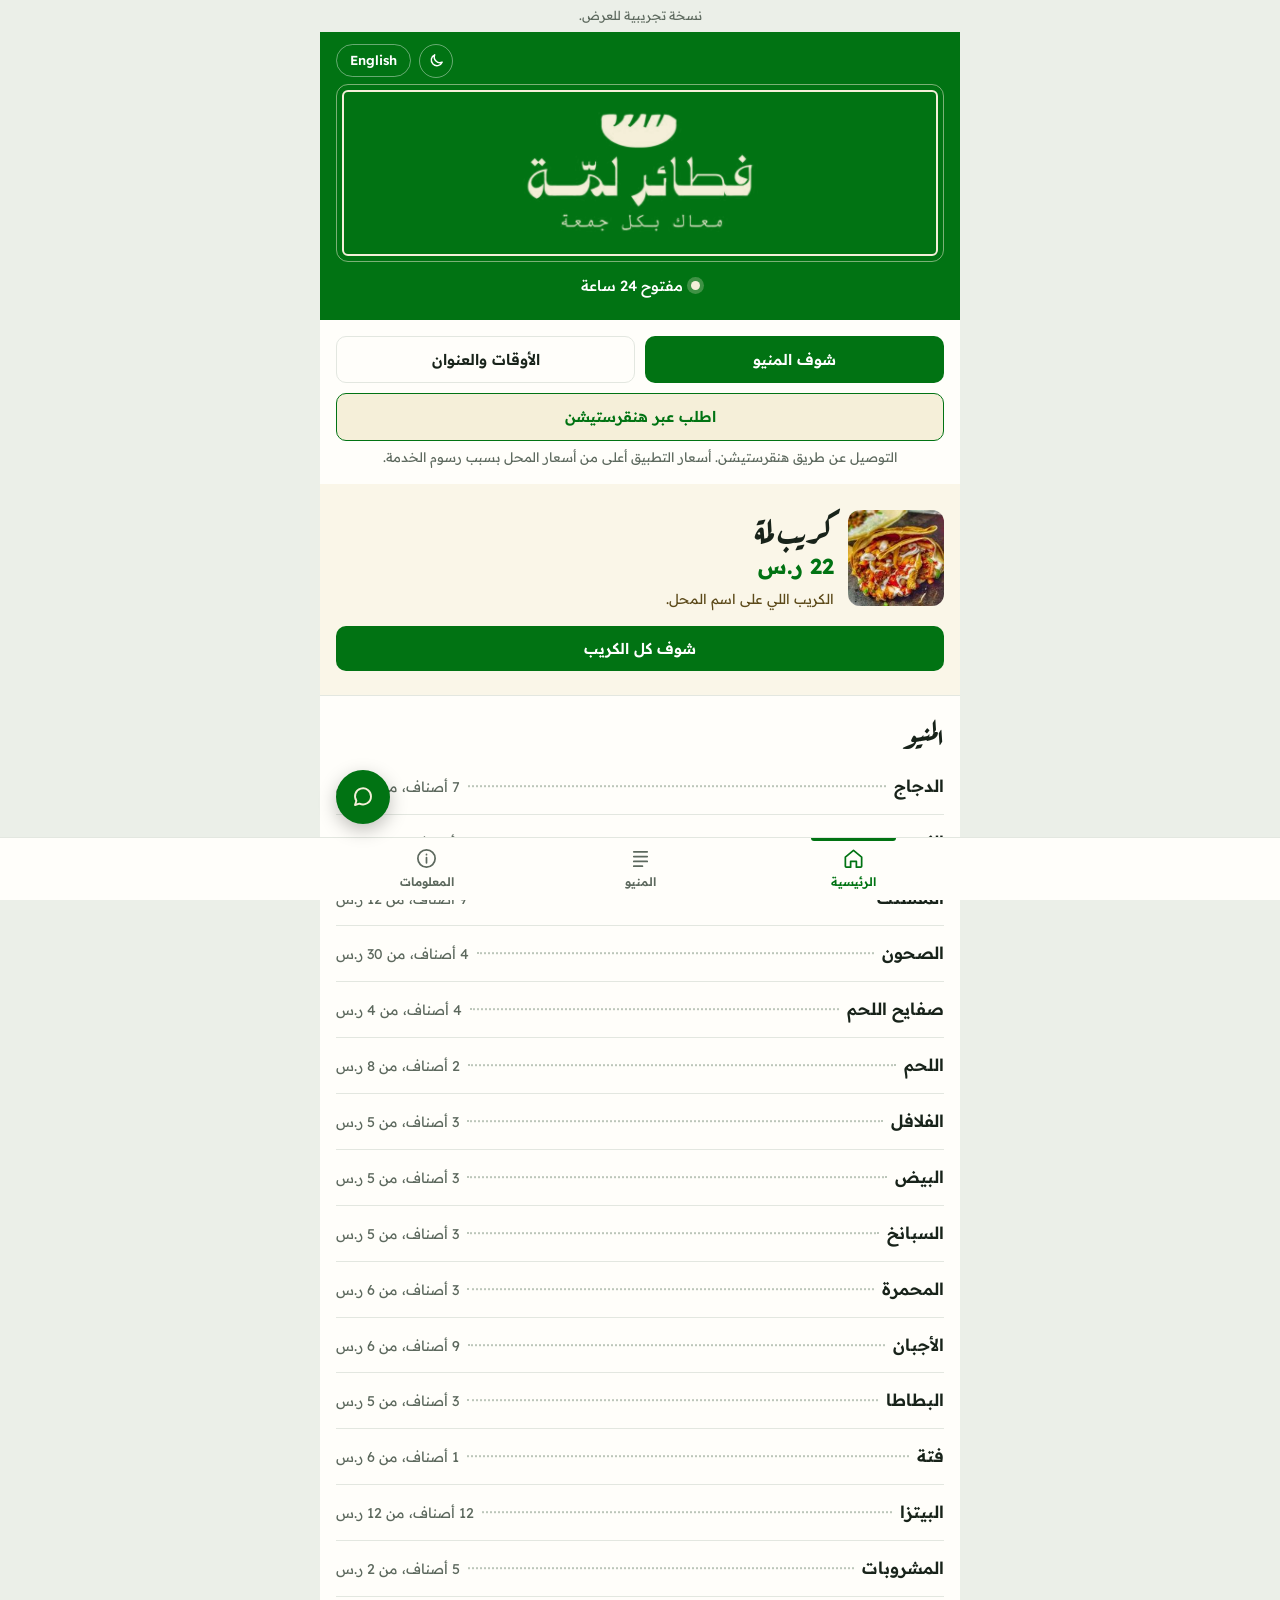
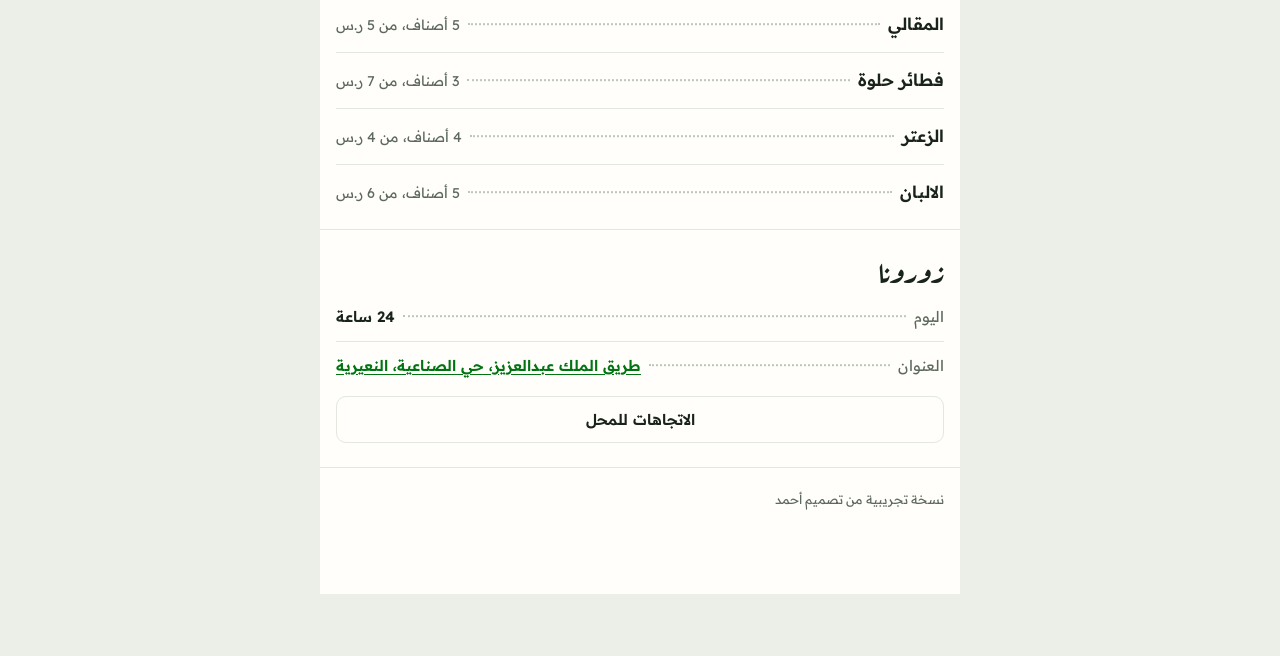
<file: index.html>
<!doctype html>
<html lang="ar" dir="rtl">
<head>
<meta charset="utf-8">
<meta name="viewport" content="width=device-width, initial-scale=1, viewport-fit=cover">
<meta name="theme-color" content="#017313">
<link rel="icon" type="image/png" href="assets/icon-48.png">
<link rel="apple-touch-icon" href="assets/icon-180.png">
<meta name="description" content="منيو فطائر لمة في النعيرية: فطائر على الشاميات والصاج، مشلتت، كريب وبيتزا. مفتوح 24 ساعة.">
<meta property="og:type" content="website">
<meta property="og:site_name" content="فطائر لمة">
<meta property="og:locale" content="ar_SA">
<meta property="og:title" content="فطائر لمة">
<meta property="og:description" content="منيو فطائر لمة في النعيرية: فطائر على الشاميات والصاج، مشلتت، كريب وبيتزا. مفتوح 24 ساعة.">
<meta property="og:url" content="https://bloxforlife.github.io/lammah-pie/">
<meta property="og:image" content="https://bloxforlife.github.io/lammah-pie/assets/og.jpg">
<meta property="og:image:width" content="1200">
<meta property="og:image:height" content="630">
<meta name="twitter:card" content="summary_large_image">
<link rel="manifest" href="manifest.webmanifest">
<script>try{var t=localStorage.getItem("lamma-theme");if(t==="dark"||t==="light")document.documentElement.setAttribute("data-theme",t)}catch(e){}</script>
<title>فطائر لمة</title>
<link rel="preconnect" href="https://fonts.googleapis.com">
<link rel="preconnect" href="https://fonts.gstatic.com" crossorigin>
<link rel="stylesheet" href="https://fonts.googleapis.com/css2?family=Aref+Ruqaa:wght@400;700&family=Readex+Pro:wght@400;500;600;700&display=swap">
<link rel="stylesheet" href="assets/style.css?v=202611061530">
</head>
<body data-page="home">
<div class="app">
  <div class="demo pad" data-t="demo"></div>
  <header class="sign pad">
    <div class="sign-top"><div class="head-btns"><button class="theme-btn" type="button" data-theme-btn><svg class="moon" viewBox="0 0 24 24" aria-hidden="true"><path d="M20 14.5A8 8 0 0 1 9.5 4a8 8 0 1 0 10.5 10.5z"/></svg><svg class="sun" viewBox="0 0 24 24" aria-hidden="true"><circle cx="12" cy="12" r="4"/><path d="M12 2v2M12 20v2M4.9 4.9l1.4 1.4M17.7 17.7l1.4 1.4M2 12h2M20 12h2M4.9 19.1l1.4-1.4M17.7 6.3l1.4-1.4"/></svg></button><button class="lang-btn" type="button" data-lang data-t="langBtn"></button></div></div>
    <div class="board">
      <h1 class="brand"><img class="logo" src="assets/logo.png" alt="" width="506" height="266"><span class="brand-name" data-t="brand"></span></h1>
      <p class="tagline" data-t="tagline"></p>
    </div>
    <p class="sign-status" data-statusline><span class="dot"></span><span data-status-text></span></p>
  </header>

  <p class="offer pad" id="offer" hidden></p>

  <div class="home-actions pad">
    <a class="btn btn-primary" href="menu" data-t="seeMenu"></a>
    <a class="btn btn-outline" href="info" data-t="hoursAddress"></a>
    <a class="btn btn-cream span-2" data-hs href="#" target="_blank" rel="noopener" data-t="orderHS"></a>
    <p class="hs-note span-2" data-t="orderHSNote"></p>
  </div>

  <section class="feature pad" aria-labelledby="featTitle">
    <div class="feature-top">
      <img class="feat-img" data-feat-img alt="" width="96" height="96" hidden>
      <div class="feat-text">
        <h2 id="featTitle" data-feat-name></h2>
        <span class="price-lg" data-feat-price></span>
        <p class="feature-note" data-t="featureNote"></p>
      </div>
    </div>
    <a class="btn btn-primary feature-link" href="menu#crepes" data-t="seeOnMenu"></a>
  </section>

  <section class="sec pad">
    <h2 class="sec-h" data-t="menuTitle"></h2>
    <div id="catRows"></div>
  </section>

  <section class="sec pad">
    <h2 class="sec-h" data-t="visitTitle"></h2>
    <div id="visitRows"></div>
    <a class="btn btn-outline dir-btn" data-dir href="#" target="_blank" rel="noopener" data-t="directions"></a>
  </section>

  <p class="foot pad" data-t="footer"></p>
</div>

<nav class="bnav" aria-label="Main">
  <div class="bnav-inner">
    <a href="./" data-nav="home"><svg viewBox="0 0 24 24" aria-hidden="true"><path d="M3.5 10.5 12 3.5l8.5 7V20a1 1 0 0 1-1 1H15v-6H9v6H4.5a1 1 0 0 1-1-1z"/></svg><span data-t="navHome"></span></a>
    <a href="menu" data-nav="menu"><svg viewBox="0 0 24 24" aria-hidden="true"><path d="M5 5h14M5 10h14M5 15h14M5 20h9"/></svg><span data-t="navMenu"></span></a>
    <a href="info" data-nav="info"><svg viewBox="0 0 24 24" aria-hidden="true"><circle cx="12" cy="12" r="9"/><path d="M12 11v5.5M12 7.8v.2"/></svg><span data-t="navInfo"></span></a>
  </div>
</nav>
<script src="assets/app.js?v=202611061530"></script>
</body>
</html>
</file>
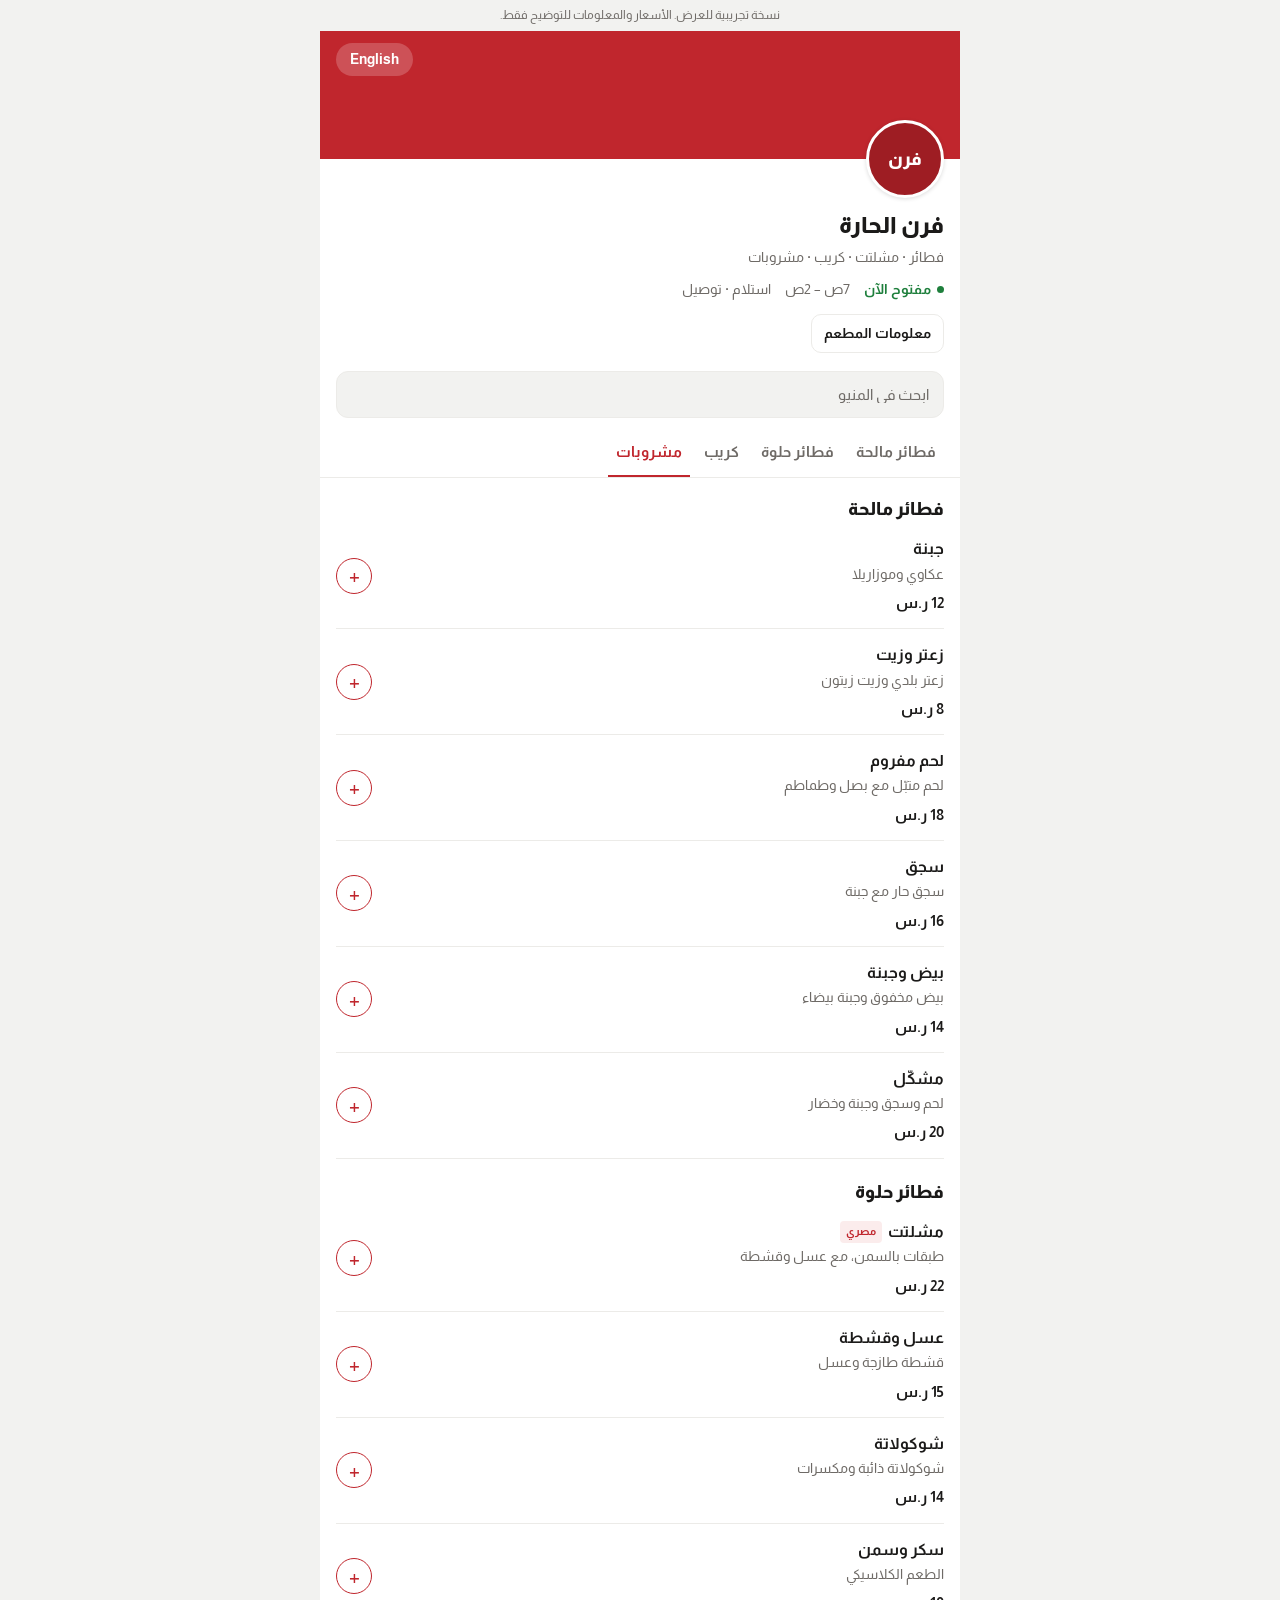
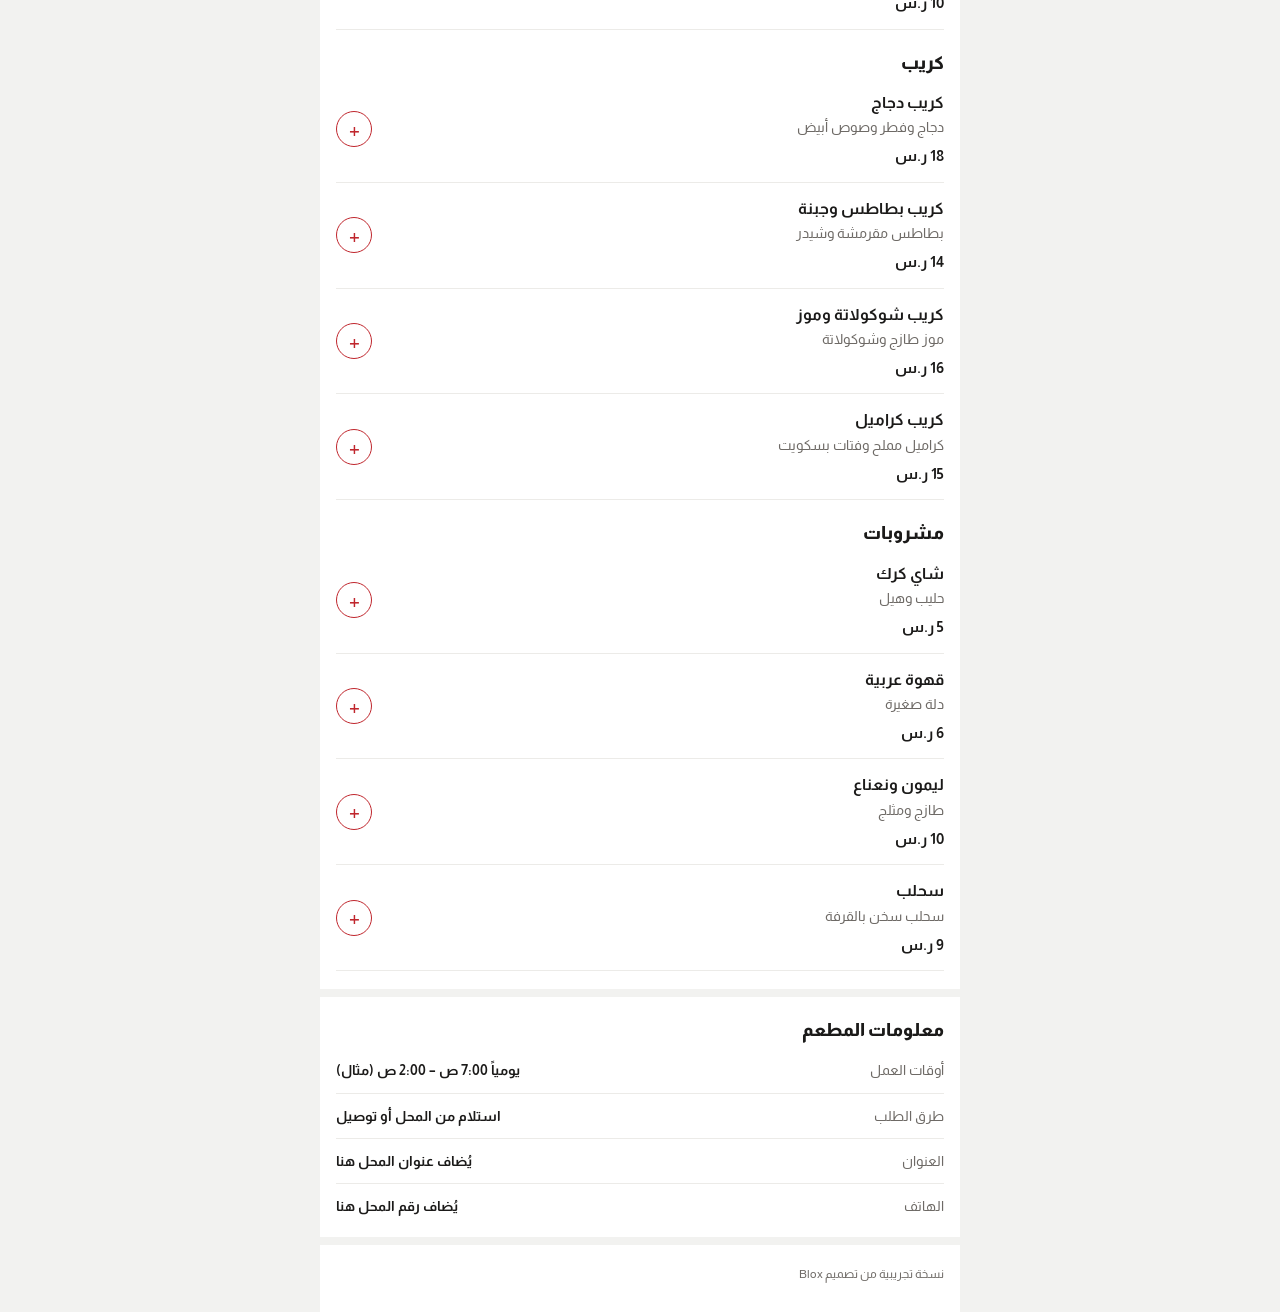
<file: hara-bakehouse.html>
<!doctype html>
<html lang="ar" dir="rtl">
<head>
<meta charset="utf-8">
<meta name="viewport" content="width=device-width, initial-scale=1, viewport-fit=cover">
<title>Hara Bakehouse Demo</title>
<link rel="preconnect" href="https://fonts.googleapis.com">
<link rel="preconnect" href="https://fonts.gstatic.com" crossorigin>
<link rel="stylesheet" href="https://fonts.googleapis.com/css2?family=Almarai:wght@400;700;800&display=swap">
<style>
/* Layout: a store page laid out the way delivery apps do it: cover + logo, store info, search, sticky category tabs, menu rows, cart bar. Light only, on purpose. */
:root{
  --page:#F2F2F0;
  --bg:#FFFFFF;
  --ink:#1B1A19;
  --muted:#6E6A66;
  --line:#ECEBE8;
  --brand:#C0262D;
  --brand-dark:#9E1D23;
  --brand-tint:#FBECEC;
  --on-brand:#FFFFFF;
  --open:#1E7F3C;
  --wa:#128C4A;
  --on-wa:#FFFFFF;
  --scrim:rgba(0,0,0,.45);
  --font:"Almarai",system-ui,-apple-system,"Segoe UI",Tahoma,sans-serif;
  color-scheme:light;
}
*{box-sizing:border-box}
[hidden]{display:none!important}
body{margin:0;background:var(--page);color:var(--ink);font-family:var(--font);font-size:15px;line-height:1.55;-webkit-font-smoothing:antialiased}
body::before{content:"";position:fixed;inset:0 0 auto;height:env(safe-area-inset-top,0px);z-index:10;background:var(--bg)}
body.has-cart{padding-bottom:calc(84px + env(safe-area-inset-bottom,0px))}
h1,h2,h3,p{margin:0}
button,input,textarea{font:inherit;color:inherit}
button{cursor:pointer}
:focus-visible{outline:2px solid var(--brand);outline-offset:2px}
.app{max-width:640px;margin-inline:auto;background:var(--bg);min-height:100vh}
.pad{padding-left:max(16px,env(safe-area-inset-left,0px));padding-right:max(16px,env(safe-area-inset-right,0px))}

.demo{background:var(--page);color:var(--muted);font-size:.78rem;text-align:center;padding-block:6px}

.cover{height:128px;background:var(--brand)}
.cover-bar{display:flex;justify-content:flex-end;padding-block:12px}
.lang{background:rgba(255,255,255,.2);color:var(--on-brand);border:0;border-radius:999px;padding:6px 14px;font-weight:700;font-size:.85rem}

.store{padding-block:0 14px}
.logo{width:78px;height:78px;border-radius:50%;margin-top:-39px;border:3px solid var(--bg);background:var(--brand-dark);color:var(--on-brand);
  display:grid;place-items:center;font-weight:800;font-size:1.15rem;box-shadow:0 1px 4px rgba(0,0,0,.14);overflow:hidden}
.logo img{width:100%;height:100%;object-fit:cover}
.store h1{font-size:1.45rem;font-weight:800;margin-top:10px;text-wrap:balance}
.cuisine{color:var(--muted);font-size:.9rem;margin-top:2px}
.meta{display:flex;flex-wrap:wrap;align-items:center;gap:6px 14px;margin-top:10px;font-size:.85rem;color:var(--muted)}
.status{font-weight:700;display:inline-flex;align-items:center;gap:6px;color:var(--muted)}
.status::before{content:"";width:7px;height:7px;border-radius:50%;background:currentColor}
.status.is-open{color:var(--open)}
.store-links{display:flex;gap:8px;margin-top:14px}
.chip{border:1px solid var(--line);background:var(--bg);border-radius:10px;padding:8px 12px;font-size:.85rem;font-weight:700}

.search{padding-block:4px 10px}
.search input{width:100%;border:1px solid var(--line);background:var(--page);border-radius:12px;padding:11px 14px;font-size:.95rem}
.search input::placeholder{color:var(--muted)}

.tabs{position:sticky;top:env(safe-area-inset-top,0px);z-index:5;background:var(--bg);border-bottom:1px solid var(--line)}
.tabs-inner{display:flex;gap:6px;overflow-x:auto;scrollbar-width:none}
.tabs-inner::-webkit-scrollbar{display:none}
.tab{flex:0 0 auto;border:0;background:none;padding:13px 8px 11px;font-weight:700;font-size:.92rem;color:var(--muted);border-bottom:2px solid transparent;white-space:nowrap}
.tab[aria-current="true"]{color:var(--brand);border-bottom-color:var(--brand)}

.menu-section{padding-block:18px 2px;scroll-margin-top:calc(50px + env(safe-area-inset-top,0px))}
.menu-section h2{font-size:1.1rem;font-weight:800}
.row{display:flex;gap:14px;align-items:center;padding-block:14px;border-bottom:1px solid var(--line)}
.row-text{flex:1;min-width:0}
.row h3{font-size:.98rem;font-weight:700;display:flex;align-items:center;gap:6px;flex-wrap:wrap}
.badge{font-size:.7rem;font-weight:700;color:var(--brand);background:var(--brand-tint);padding:2px 6px;border-radius:4px}
.desc{color:var(--muted);font-size:.86rem;margin-top:2px;display:-webkit-box;-webkit-line-clamp:2;-webkit-box-orient:vertical;overflow:hidden}
.price{margin-top:6px;font-weight:700;font-variant-numeric:tabular-nums}
.add{flex:0 0 auto}
.add-btn{width:36px;height:36px;border-radius:50%;border:1.5px solid var(--brand);background:var(--bg);color:var(--brand);font-size:1.3rem;line-height:1;display:grid;place-items:center;padding:0}
.stepper{display:flex;align-items:center;border-radius:999px;background:var(--brand);color:var(--on-brand)}
.stepper button{width:36px;height:36px;border:0;background:none;color:inherit;font-size:1.15rem;line-height:1;padding:0}
.stepper span{min-width:18px;text-align:center;font-weight:700;font-variant-numeric:tabular-nums}
.empty{color:var(--muted);text-align:center;padding-block:36px}

.info{border-top:8px solid var(--page);padding-block:20px 8px;margin-top:16px}
.info h2{font-size:1.1rem;font-weight:800;margin-bottom:4px}
.info dl{margin:0}
.info dl div{display:flex;justify-content:space-between;gap:16px;padding-block:11px;border-bottom:1px solid var(--line);font-size:.9rem}
.info dl div:last-child{border-bottom:0}
.info dt{color:var(--muted);flex:0 0 auto}
.info dd{margin:0;font-weight:700;text-align:end;min-width:0}
.foot{color:var(--muted);font-size:.78rem;padding-block:20px 28px;border-top:8px solid var(--page)}

.cartbar{position:fixed;left:0;right:0;bottom:0;z-index:20;background:var(--bg);border-top:1px solid var(--line);
  padding-top:10px;padding-bottom:calc(10px + env(safe-area-inset-bottom,0px));
  padding-left:max(16px,env(safe-area-inset-left,0px));padding-right:max(16px,env(safe-area-inset-right,0px))}
.cartbar button{width:100%;max-width:608px;margin-inline:auto;display:flex;align-items:center;justify-content:space-between;gap:12px;
  background:var(--brand);color:var(--on-brand);border:0;border-radius:12px;padding:13px 16px;font-weight:700}
.count{background:rgba(255,255,255,.22);border-radius:6px;padding:1px 8px;font-variant-numeric:tabular-nums;min-width:28px;text-align:center}
.cartbar .amt{font-variant-numeric:tabular-nums}

.scrim{position:fixed;inset:0;background:var(--scrim);z-index:30}
.sheet{position:fixed;left:0;right:0;bottom:0;z-index:31;max-width:640px;margin-inline:auto;max-height:90vh;display:flex;flex-direction:column;background:var(--bg);border-radius:16px 16px 0 0}
.sheet-head{display:flex;align-items:center;justify-content:space-between;gap:12px;padding-block:14px;border-bottom:1px solid var(--line)}
.sheet-head h2{font-size:1.15rem;font-weight:800}
.close{width:36px;height:36px;border-radius:50%;border:0;background:var(--page);font-size:1.2rem;line-height:1;padding:0}
.sheet-body{overflow:auto;flex:1;padding-block:4px 16px}
.cart-row{display:flex;align-items:center;gap:12px;padding-block:12px;border-bottom:1px solid var(--line)}
.cart-row .name{flex:1;min-width:0;font-weight:700}
.cart-row .sub{color:var(--muted);font-size:.85rem;font-weight:400;font-variant-numeric:tabular-nums}
.field{margin-top:18px}
.field-label{display:block;font-weight:700;font-size:.9rem;margin-bottom:8px}
.seg{display:grid;grid-template-columns:1fr 1fr;background:var(--page);border-radius:10px;padding:3px}
.seg button{border:0;background:none;padding:9px;border-radius:8px;font-weight:700;font-size:.88rem;color:var(--muted)}
.seg button[aria-pressed="true"]{background:var(--bg);color:var(--ink);box-shadow:0 1px 2px rgba(0,0,0,.12)}
textarea{width:100%;border:1px solid var(--line);border-radius:10px;padding:10px 12px;resize:vertical;background:var(--bg)}
#notes{min-height:68px}
.sum{display:flex;justify-content:space-between;font-weight:800;font-size:1.05rem;margin-top:18px;font-variant-numeric:tabular-nums}
details{margin-top:14px;font-size:.88rem}
summary{cursor:pointer;color:var(--brand);font-weight:700}
#msg{margin-top:10px;min-height:140px;background:var(--page);font-size:.86rem}
.link-btn{border:0;background:none;color:var(--brand);font-weight:700;padding:6px 0}
.sheet-foot{border-top:1px solid var(--line);padding-top:12px;padding-bottom:calc(12px + env(safe-area-inset-bottom,0px))}
.wa-btn{width:100%;border:0;border-radius:12px;background:var(--wa);color:var(--on-wa);padding:14px;font-weight:800;font-size:1rem}
.foot-row{display:flex;justify-content:center;margin-top:6px}
.clear{border:0;background:none;color:var(--muted);font-size:.85rem;text-decoration:underline;padding:6px}
.toast{margin-top:8px;background:var(--page);border-radius:10px;padding:10px 12px;font-size:.85rem}
@media (prefers-reduced-motion:no-preference){
  .sheet{animation:up .2s ease-out}
  @keyframes up{from{transform:translateY(20px)}to{transform:none}}
}
</style>
</head>
<body>
<div class="app">
  <div class="demo pad" data-t="demo">نسخة تجريبية للعرض. الأسعار والمعلومات للتوضيح فقط.</div>

  <div class="cover">
    <div class="cover-bar pad"><button class="lang" id="langBtn" type="button" data-t="langBtn">English</button></div>
  </div>

  <div class="store pad">
    <!-- LOGO: once the shop agrees, replace the text inside this div with <img src="their-logo.png" alt=""> -->
    <div class="logo" aria-hidden="true">فرن</div>
    <h1 data-t="brand">فرن الحارة</h1>
    <p class="cuisine" data-t="cuisine"></p>
    <div class="meta">
      <span class="status" id="status"></span>
      <span data-t="hoursShort"></span>
      <span data-t="modes"></span>
    </div>
    <div class="store-links">
      <button class="chip" id="infoBtn" type="button" data-t="infoTitle"></button>
    </div>
  </div>

  <div class="search pad">
    <label for="search" class="sr" hidden data-t="searchPh"></label>
    <input id="search" type="search" autocomplete="off">
  </div>

  <nav class="tabs" aria-label="Menu categories">
    <div class="tabs-inner pad" id="tabsInner"></div>
  </nav>

  <div id="menu"></div>

  <section class="info pad" id="info">
    <h2 data-t="infoTitle"></h2>
    <dl>
      <div><dt data-t="hoursL"></dt><dd data-t="hoursV"></dd></div>
      <div><dt data-t="orderL"></dt><dd data-t="orderV"></dd></div>
      <div><dt data-t="locL"></dt><dd data-t="locV"></dd></div>
      <div><dt data-t="phoneL"></dt><dd data-t="phoneV"></dd></div>
    </dl>
  </section>

  <p class="foot pad" data-t="footer"></p>
</div>

<div class="cartbar" id="cartbar" hidden>
  <button type="button" id="cartBtn">
    <span class="count" id="cartCount"></span>
    <span data-t="viewCart"></span>
    <span class="amt" id="cartTotal"></span>
  </button>
</div>

<div class="scrim" id="scrim" hidden></div>
<div class="sheet" id="sheet" role="dialog" aria-modal="true" aria-labelledby="sheetTitle" hidden>
  <div class="sheet-head pad">
    <h2 id="sheetTitle" data-t="cartTitle"></h2>
    <button class="close" id="closeBtn" type="button">×</button>
  </div>
  <div class="sheet-body pad">
    <div id="cartItems"></div>
    <div class="field">
      <span class="field-label" data-t="orderType"></span>
      <div class="seg" role="group">
        <button type="button" data-type="pickup" data-t="pickup"></button>
        <button type="button" data-type="delivery" data-t="delivery"></button>
      </div>
    </div>
    <div class="field">
      <label class="field-label" for="notes" data-t="notesL"></label>
      <textarea id="notes"></textarea>
    </div>
    <div class="sum"><span data-t="total"></span><span id="sheetTotal"></span></div>
    <details>
      <summary data-t="preview"></summary>
      <textarea id="msg" readonly></textarea>
      <button class="link-btn" id="copyBtn" type="button" data-t="copy"></button>
    </details>
  </div>
  <div class="sheet-foot pad">
    <button class="wa-btn" id="sendBtn" type="button" data-t="send"></button>
    <p class="toast" id="toast" hidden></p>
    <div class="foot-row"><button class="clear" id="clearBtn" type="button" data-t="clear"></button></div>
  </div>
</div>

<script>
(function(){
  var I18N = {
    ar: {
      demo: "نسخة تجريبية للعرض. الأسعار والمعلومات للتوضيح فقط.",
      langBtn: "English",
      brand: "فرن الحارة",
      cuisine: "فطائر · مشلتت · كريب · مشروبات",
      openNow: "مفتوح الآن",
      closedNow: "مغلق الآن",
      hoursShort: "7ص – 2ص",
      modes: "استلام · توصيل",
      searchPh: "ابحث في المنيو",
      noResults: "ما فيه نتائج لـ",
      cats: { savory: "فطائر مالحة", sweet: "فطائر حلوة", crepes: "كريب", drinks: "مشروبات" },
      egyptian: "مصري",
      add: "أضف",
      remove: "أنقص",
      infoTitle: "معلومات المطعم",
      hoursL: "أوقات العمل",
      hoursV: "يومياً 7:00 ص – 2:00 ص (مثال)",
      orderL: "طرق الطلب",
      orderV: "استلام من المحل أو توصيل",
      locL: "العنوان",
      locV: "يُضاف عنوان المحل هنا",
      phoneL: "الهاتف",
      phoneV: "يُضاف رقم المحل هنا",
      footer: "نسخة تجريبية من تصميم Blox",
      viewCart: "عرض السلة",
      cartTitle: "سلتك",
      close: "إغلاق",
      orderType: "نوع الطلب",
      pickup: "استلام من المحل",
      delivery: "توصيل",
      notesL: "ملاحظات",
      notesPh: "مثال: بدون بصل",
      total: "المجموع",
      preview: "معاينة رسالة واتساب",
      copy: "نسخ الرسالة",
      copied: "تم نسخ الرسالة.",
      copyFail: "حدد النص وانسخه يدوياً.",
      send: "إرسال الطلب عبر واتساب",
      clear: "إفراغ السلة",
      sendNote: "نسخة تجريبية: في الموقع الحقيقي، هذا الزر يفتح واتساب على رقم المحل والطلب مكتوب.",
      greeting: "السلام عليكم، حاب أطلب:"
    },
    en: {
      demo: "Demo site. Prices and details are examples.",
      langBtn: "عربي",
      brand: "Hara Bakehouse",
      cuisine: "Feteer · Meshaltet · Crepes · Drinks",
      openNow: "Open now",
      closedNow: "Closed now",
      hoursShort: "7am – 2am",
      modes: "Pickup · Delivery",
      searchPh: "Search the menu",
      noResults: "No results for",
      cats: { savory: "Savory feteer", sweet: "Sweet feteer", crepes: "Crepes", drinks: "Drinks" },
      egyptian: "Egyptian",
      add: "Add",
      remove: "Remove one",
      infoTitle: "Store info",
      hoursL: "Opening hours",
      hoursV: "Daily, 7:00am – 2:00am (example)",
      orderL: "Ordering",
      orderV: "Pickup or delivery",
      locL: "Address",
      locV: "Shop address goes here",
      phoneL: "Phone",
      phoneV: "Shop number goes here",
      footer: "Demo designed by Blox",
      viewCart: "View cart",
      cartTitle: "Your cart",
      close: "Close",
      orderType: "Order type",
      pickup: "Pickup",
      delivery: "Delivery",
      notesL: "Notes",
      notesPh: "e.g. no onions",
      total: "Total",
      preview: "Preview WhatsApp message",
      copy: "Copy message",
      copied: "Message copied.",
      copyFail: "Select the text and copy it manually.",
      send: "Send order on WhatsApp",
      clear: "Empty cart",
      sendNote: "Demo: on the real site, this button opens WhatsApp to the shop's number with the order filled in.",
      greeting: "Hi, I'd like to order:"
    }
  };

  var MENU = [
    { id: "savory", items: [
      { id: "s1", price: 12, ar: ["جبنة", "عكاوي وموزاريلا"], en: ["Cheese", "Akkawi and mozzarella"] },
      { id: "s2", price: 8,  ar: ["زعتر وزيت", "زعتر بلدي وزيت زيتون"], en: ["Zaatar & oil", "Thyme blend and olive oil"] },
      { id: "s3", price: 18, ar: ["لحم مفروم", "لحم متبّل مع بصل وطماطم"], en: ["Minced meat", "Spiced beef with onion and tomato"] },
      { id: "s4", price: 16, ar: ["سجق", "سجق حار مع جبنة"], en: ["Sujuk", "Spicy sujuk with cheese"] },
      { id: "s5", price: 14, ar: ["بيض وجبنة", "بيض مخفوق وجبنة بيضاء"], en: ["Egg & cheese", "Scrambled egg and white cheese"] },
      { id: "s6", price: 20, ar: ["مشكّل", "لحم وسجق وجبنة وخضار"], en: ["Mixed", "Meat, sujuk, cheese and vegetables"] }
    ]},
    { id: "sweet", items: [
      { id: "w1", price: 22, tag: true, ar: ["مشلتت", "طبقات بالسمن، مع عسل وقشطة"], en: ["Meshaltet", "Flaky ghee layers with honey and cream"] },
      { id: "w2", price: 15, ar: ["عسل وقشطة", "قشطة طازجة وعسل"], en: ["Honey & qashta", "Fresh clotted cream and honey"] },
      { id: "w3", price: 14, ar: ["شوكولاتة", "شوكولاتة ذائبة ومكسرات"], en: ["Chocolate", "Melted chocolate and nuts"] },
      { id: "w4", price: 10, ar: ["سكر وسمن", "الطعم الكلاسيكي"], en: ["Sugar & ghee", "The classic"] }
    ]},
    { id: "crepes", items: [
      { id: "c1", price: 18, ar: ["كريب دجاج", "دجاج وفطر وصوص أبيض"], en: ["Chicken crepe", "Chicken, mushroom and white sauce"] },
      { id: "c2", price: 14, ar: ["كريب بطاطس وجبنة", "بطاطس مقرمشة وشيدر"], en: ["Potato & cheese crepe", "Crispy potato and cheddar"] },
      { id: "c3", price: 16, ar: ["كريب شوكولاتة وموز", "موز طازج وشوكولاتة"], en: ["Chocolate & banana crepe", "Fresh banana and chocolate"] },
      { id: "c4", price: 15, ar: ["كريب كراميل", "كراميل مملح وفتات بسكويت"], en: ["Caramel crepe", "Salted caramel and biscuit crumbs"] }
    ]},
    { id: "drinks", items: [
      { id: "d1", price: 5,  ar: ["شاي كرك", "حليب وهيل"], en: ["Karak tea", "Milk and cardamom"] },
      { id: "d2", price: 6,  ar: ["قهوة عربية", "دلة صغيرة"], en: ["Arabic coffee", "Small dallah"] },
      { id: "d3", price: 10, ar: ["ليمون ونعناع", "طازج ومثلج"], en: ["Lemon mint", "Fresh and iced"] },
      { id: "d4", price: 9,  ar: ["سحلب", "سحلب سخن بالقرفة"], en: ["Sahlab", "Warm sahlab with cinnamon"] }
    ]}
  ];

  var ALL = {};
  MENU.forEach(function(c){ c.items.forEach(function(i){ ALL[i.id] = i; }); });

  var lang = "ar";
  try { var saved = localStorage.getItem("hb-lang"); if (saved === "ar" || saved === "en") lang = saved; } catch (e) {}
  var qty = {};
  var orderType = "pickup";
  var notes = "";
  var active = MENU[0].id;
  var lockSpy = false, lockTimer = null, io = null;

  function $(id){ return document.getElementById(id); }
  function T(k){ return I18N[lang][k]; }
  function money(n){ return lang === "ar" ? n + " ر.س" : "SAR " + n; }
  function nm(i){ return i[lang][0]; }
  function ds(i){ return i[lang][1]; }
  function picked(){ return Object.keys(qty).filter(function(id){ return qty[id] > 0; }); }
  function count(){ return picked().reduce(function(a, id){ return a + qty[id]; }, 0); }
  function total(){ return picked().reduce(function(s, id){ return s + qty[id] * ALL[id].price; }, 0); }
  function isOpen(){ var h = new Date().getHours(); return h >= 7 || h < 2; }
  function smooth(){ return window.matchMedia && window.matchMedia("(prefers-reduced-motion: reduce)").matches ? "auto" : "smooth"; }

  function renderStatic(){
    document.documentElement.lang = lang;
    document.documentElement.dir = lang === "ar" ? "rtl" : "ltr";
    document.querySelectorAll("[data-t]").forEach(function(el){ el.textContent = T(el.dataset.t); });
    $("search").placeholder = T("searchPh");
    $("search").setAttribute("aria-label", T("searchPh"));
    $("notes").placeholder = T("notesPh");
    $("closeBtn").setAttribute("aria-label", T("close"));
    var open = isOpen();
    $("status").textContent = open ? T("openNow") : T("closedNow");
    $("status").classList.toggle("is-open", open);
  }

  function addHTML(i){
    var q = qty[i.id] || 0;
    if (!q) return '<button type="button" class="add-btn" data-act="inc" data-id="' + i.id + '" aria-label="' + T("add") + ': ' + nm(i) + '">+</button>';
    return '<div class="stepper">' +
      '<button type="button" data-act="dec" data-id="' + i.id + '" aria-label="' + T("remove") + ': ' + nm(i) + '">−</button>' +
      '<span>' + q + '</span>' +
      '<button type="button" data-act="inc" data-id="' + i.id + '" aria-label="' + T("add") + ': ' + nm(i) + '">+</button>' +
    '</div>';
  }

  function renderMenu(){
    var cats = T("cats");
    $("tabsInner").innerHTML = MENU.map(function(c){
      return '<button type="button" class="tab" data-tab="' + c.id + '" aria-current="' + (c.id === active) + '">' + cats[c.id] + '</button>';
    }).join("");
    $("menu").innerHTML = MENU.map(function(c){
      return '<section class="menu-section pad" id="sec-' + c.id + '" data-sec="' + c.id + '"><h2>' + cats[c.id] + '</h2>' +
        c.items.map(function(i){
          var hay = (i.ar.join(" ") + " " + i.en.join(" ")).toLowerCase();
          return '<div class="row" data-row="' + i.id + '" data-search="' + hay + '">' +
            '<div class="row-text"><h3>' + nm(i) + (i.tag ? '<span class="badge">' + T("egyptian") + '</span>' : '') + '</h3>' +
            '<p class="desc">' + ds(i) + '</p><p class="price">' + money(i.price) + '</p></div>' +
            '<div class="add">' + addHTML(i) + '</div></div>';
        }).join("") + '</section>';
    }).join("") + '<p class="empty pad" id="empty" hidden></p>';
    applySearch();
    observe();
  }

  function updateRow(id, focusAct){
    var row = document.querySelector('[data-row="' + id + '"]');
    if (!row) return;
    var box = row.querySelector(".add");
    box.innerHTML = addHTML(ALL[id]);
    if (focusAct) {
      var f = box.querySelector('[data-act="' + focusAct + '"]') || box.querySelector('[data-act="inc"]');
      if (f) f.focus({ preventScroll: true });
    }
  }

  function applySearch(){
    var q = $("search").value.trim().toLowerCase();
    var any = false;
    MENU.forEach(function(c){
      var sec = $("sec-" + c.id), vis = 0;
      sec.querySelectorAll("[data-row]").forEach(function(r){
        var ok = !q || r.dataset.search.indexOf(q) > -1;
        r.hidden = !ok; if (ok) vis++;
      });
      sec.hidden = !vis;
      var tab = document.querySelector('[data-tab="' + c.id + '"]');
      if (tab) tab.hidden = !vis;
      if (vis) any = true;
    });
    var e = $("empty");
    e.hidden = any;
    if (!any) e.textContent = T("noResults") + " “" + $("search").value.trim() + "”";
  }

  function setActive(id, scrollTab){
    active = id;
    document.querySelectorAll("[data-tab]").forEach(function(t){
      var on = t.dataset.tab === id;
      t.setAttribute("aria-current", on ? "true" : "false");
      if (on && scrollTab) { try { t.scrollIntoView({ block: "nearest", inline: "nearest" }); } catch (e) {} }
    });
  }

  function observe(){
    if (io) io.disconnect();
    if (!("IntersectionObserver" in window)) return;
    io = new IntersectionObserver(function(entries){
      if (lockSpy) return;
      entries.forEach(function(en){ if (en.isIntersecting) setActive(en.target.dataset.sec, true); });
    }, { rootMargin: "-90px 0px -65% 0px" });
    document.querySelectorAll("[data-sec]").forEach(function(s){ io.observe(s); });
  }

  function renderCartBar(){
    var n = count();
    $("cartbar").hidden = n === 0;
    document.body.classList.toggle("has-cart", n > 0);
    $("cartCount").textContent = n;
    $("cartTotal").textContent = money(total());
  }

  function message(){
    var lines = picked().map(function(id){
      var i = ALL[id];
      return qty[id] + " × " + nm(i) + " (" + money(qty[id] * i.price) + ")";
    });
    var out = [T("greeting")].concat(lines, ["", T("orderType") + ": " + T(orderType)]);
    if (notes.trim()) out.push(T("notesL") + ": " + notes.trim());
    out.push(T("total") + ": " + money(total()));
    return out.join("\n");
  }

  function renderSheet(){
    $("cartItems").innerHTML = picked().map(function(id){
      var i = ALL[id];
      return '<div class="cart-row"><div class="name">' + nm(i) + '<div class="sub">' + money(i.price * qty[id]) + '</div></div>' + addHTML(i) + '</div>';
    }).join("");
    document.querySelectorAll("[data-type]").forEach(function(b){ b.setAttribute("aria-pressed", b.dataset.type === orderType ? "true" : "false"); });
    $("sheetTotal").textContent = money(total());
    $("msg").value = message();
  }

  function openSheet(){
    renderSheet();
    $("toast").hidden = true;
    $("scrim").hidden = false;
    $("sheet").hidden = false;
    document.body.style.overflow = "hidden";
    $("closeBtn").focus();
  }
  function closeSheet(){
    $("scrim").hidden = true;
    $("sheet").hidden = true;
    document.body.style.overflow = "";
    if (!$("cartbar").hidden) $("cartBtn").focus();
  }
  function toast(text){ var t = $("toast"); t.textContent = text; t.hidden = false; }

  function renderAll(){
    renderStatic(); renderMenu(); renderCartBar();
    if (!$("sheet").hidden) renderSheet();
  }

  document.addEventListener("click", function(e){
    var b = e.target.closest("[data-act]");
    if (!b) return;
    var id = b.dataset.id, act = b.dataset.act;
    var q = (qty[id] || 0) + (act === "inc" ? 1 : -1);
    if (q > 0) qty[id] = q; else delete qty[id];
    var inSheet = !!b.closest("#sheet");
    updateRow(id, inSheet ? null : act);
    renderCartBar();
    if (!$("sheet").hidden) {
      if (count() === 0) { closeSheet(); return; }
      renderSheet();
      if (inSheet) {
        var f = $("cartItems").querySelector('[data-act="' + act + '"][data-id="' + id + '"]') || $("cartItems").querySelector('[data-act="inc"]');
        if (f) f.focus(); else $("closeBtn").focus();
      }
    }
  });

  $("tabsInner").addEventListener("click", function(e){
    var t = e.target.closest("[data-tab]");
    if (!t) return;
    var id = t.dataset.tab;
    lockSpy = true;
    setActive(id, false);
    $("sec-" + id).scrollIntoView({ behavior: smooth() });
    clearTimeout(lockTimer);
    lockTimer = setTimeout(function(){ lockSpy = false; }, 800);
  });

  $("search").addEventListener("input", applySearch);
  $("infoBtn").addEventListener("click", function(){ $("info").scrollIntoView({ behavior: smooth() }); });
  $("langBtn").addEventListener("click", function(){
    lang = lang === "ar" ? "en" : "ar";
    try { localStorage.setItem("hb-lang", lang); } catch (e) {}
    renderAll();
  });
  $("cartBtn").addEventListener("click", openSheet);
  $("closeBtn").addEventListener("click", closeSheet);
  $("scrim").addEventListener("click", closeSheet);
  document.addEventListener("keydown", function(e){ if (e.key === "Escape" && !$("sheet").hidden) closeSheet(); });

  document.querySelectorAll("[data-type]").forEach(function(b){
    b.addEventListener("click", function(){ orderType = b.dataset.type; renderSheet(); });
  });
  $("notes").addEventListener("input", function(){ notes = $("notes").value; $("msg").value = message(); });

  $("sendBtn").addEventListener("click", function(){ toast(T("sendNote")); });
  $("clearBtn").addEventListener("click", function(){
    Object.keys(qty).forEach(function(k){ delete qty[k]; });
    notes = ""; $("notes").value = "";
    closeSheet(); renderMenu(); renderCartBar();
  });
  $("copyBtn").addEventListener("click", function(){
    var txt = $("msg").value;
    function fallback(){ $("msg").focus(); $("msg").select(); toast(T("copyFail")); }
    try { navigator.clipboard.writeText(txt).then(function(){ toast(T("copied")); }, fallback); }
    catch (e) { fallback(); }
  });

  renderAll();
})();
</script>
</body>
</html>
</file>
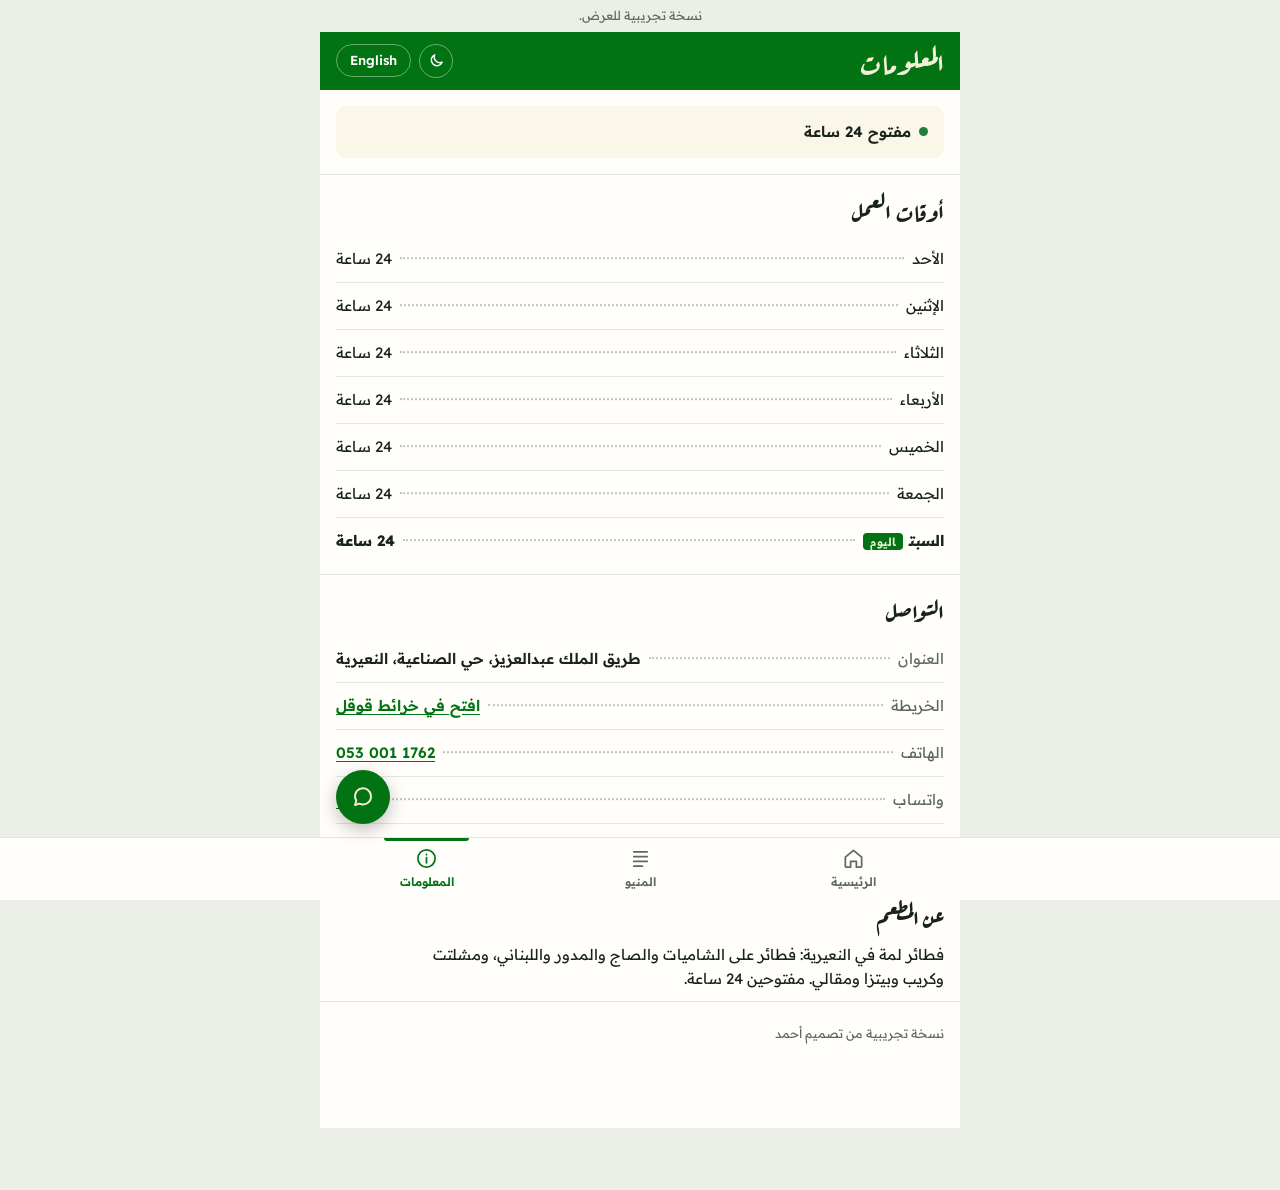
<file: info.html>
<!doctype html>
<html lang="ar" dir="rtl">
<head>
<meta charset="utf-8">
<meta name="viewport" content="width=device-width, initial-scale=1, viewport-fit=cover">
<meta name="theme-color" content="#017313">
<link rel="icon" type="image/png" href="assets/icon-48.png">
<link rel="apple-touch-icon" href="assets/icon-180.png">
<meta name="description" content="منيو فطائر لمة في النعيرية: فطائر على الشاميات والصاج، مشلتت، كريب وبيتزا. مفتوح 24 ساعة.">
<meta property="og:type" content="website">
<meta property="og:site_name" content="فطائر لمة">
<meta property="og:locale" content="ar_SA">
<meta property="og:title" content="المعلومات · فطائر لمة">
<meta property="og:description" content="منيو فطائر لمة في النعيرية: فطائر على الشاميات والصاج، مشلتت، كريب وبيتزا. مفتوح 24 ساعة.">
<meta property="og:url" content="https://bloxforlife.github.io/lammah-pie/info">
<meta property="og:image" content="https://bloxforlife.github.io/lammah-pie/assets/og.jpg">
<meta property="og:image:width" content="1200">
<meta property="og:image:height" content="630">
<meta name="twitter:card" content="summary_large_image">
<link rel="manifest" href="manifest.webmanifest">
<script>try{var t=localStorage.getItem("lamma-theme");if(t==="dark"||t==="light")document.documentElement.setAttribute("data-theme",t)}catch(e){}</script>
<title>المعلومات · فطائر لمة</title>
<link rel="preconnect" href="https://fonts.googleapis.com">
<link rel="preconnect" href="https://fonts.gstatic.com" crossorigin>
<link rel="stylesheet" href="https://fonts.googleapis.com/css2?family=Aref+Ruqaa:wght@400;700&family=Readex+Pro:wght@400;500;600;700&display=swap">
<link rel="stylesheet" href="assets/style.css?v=202611061530">
</head>
<body data-page="info">
<div class="app">
  <div class="demo pad" data-t="demo"></div>
  <header class="topbar"><div class="topbar-inner pad"><h1 data-t="navInfo"></h1><div class="head-btns"><button class="theme-btn" type="button" data-theme-btn><svg class="moon" viewBox="0 0 24 24" aria-hidden="true"><path d="M20 14.5A8 8 0 0 1 9.5 4a8 8 0 1 0 10.5 10.5z"/></svg><svg class="sun" viewBox="0 0 24 24" aria-hidden="true"><circle cx="12" cy="12" r="4"/><path d="M12 2v2M12 20v2M4.9 4.9l1.4 1.4M17.7 17.7l1.4 1.4M2 12h2M20 12h2M4.9 19.1l1.4-1.4M17.7 6.3l1.4-1.4"/></svg></button><button class="lang-btn" type="button" data-lang data-t="langBtn"></button></div></div></header>

  <section class="pad">
    <p class="status-line" data-statusline><span class="dot"></span><span data-status-text></span></p>
  </section>

  <section class="info-sec pad">
    <h2 class="sub-h" data-t="hoursTitle"></h2>
    <ul class="hours" id="hours"></ul>
  </section>

  <section class="info-sec pad">
    <h2 class="sub-h" data-t="contactTitle"></h2>
    <div id="kvRows"></div>
  </section>

  <section class="info-sec pad">
    <h2 class="sub-h" data-t="aboutTitle"></h2>
    <p class="about" data-t="aboutText"></p>
  </section>

  <p class="foot pad" data-t="footer"></p>
</div>

<nav class="bnav" aria-label="Main">
  <div class="bnav-inner">
    <a href="./" data-nav="home"><svg viewBox="0 0 24 24" aria-hidden="true"><path d="M3.5 10.5 12 3.5l8.5 7V20a1 1 0 0 1-1 1H15v-6H9v6H4.5a1 1 0 0 1-1-1z"/></svg><span data-t="navHome"></span></a>
    <a href="menu" data-nav="menu"><svg viewBox="0 0 24 24" aria-hidden="true"><path d="M5 5h14M5 10h14M5 15h14M5 20h9"/></svg><span data-t="navMenu"></span></a>
    <a href="info" data-nav="info"><svg viewBox="0 0 24 24" aria-hidden="true"><circle cx="12" cy="12" r="9"/><path d="M12 11v5.5M12 7.8v.2"/></svg><span data-t="navInfo"></span></a>
  </div>
</nav>
<script src="assets/app.js?v=202611061530"></script>
</body>
</html>
</file>
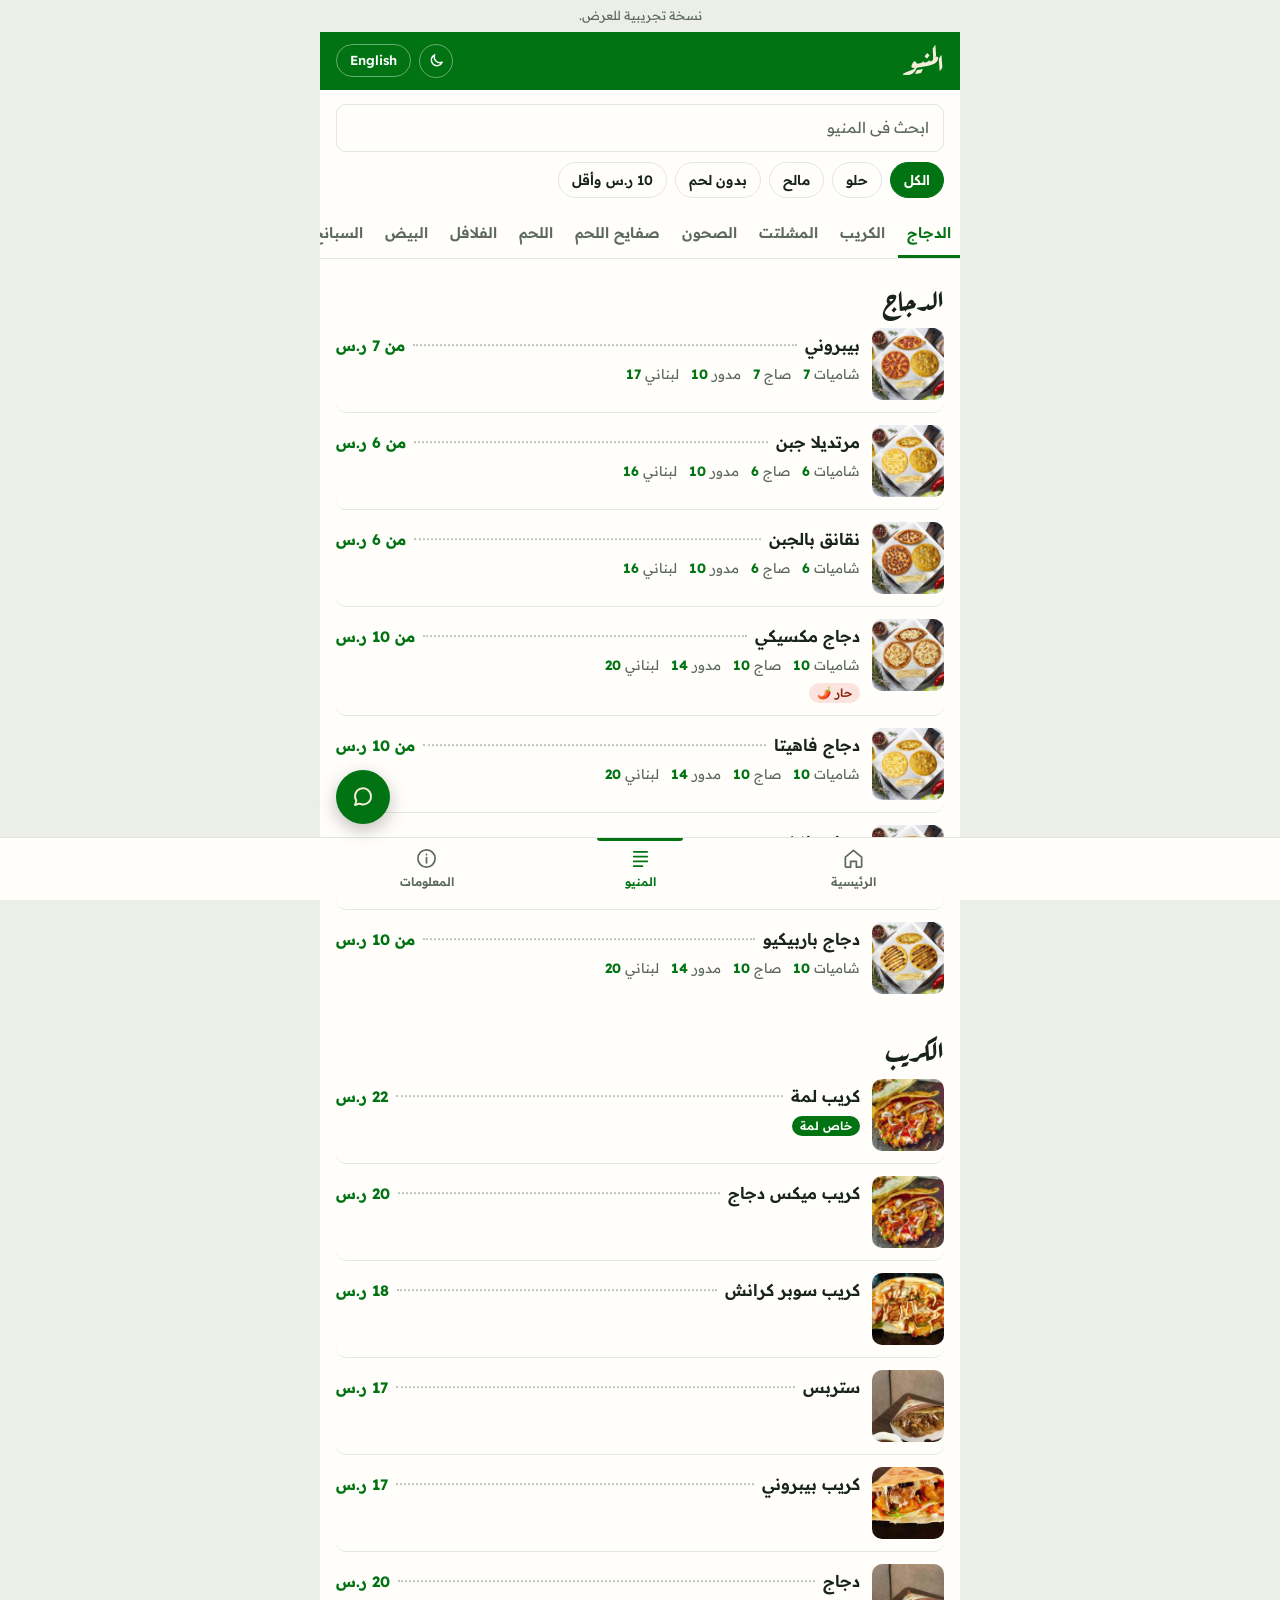
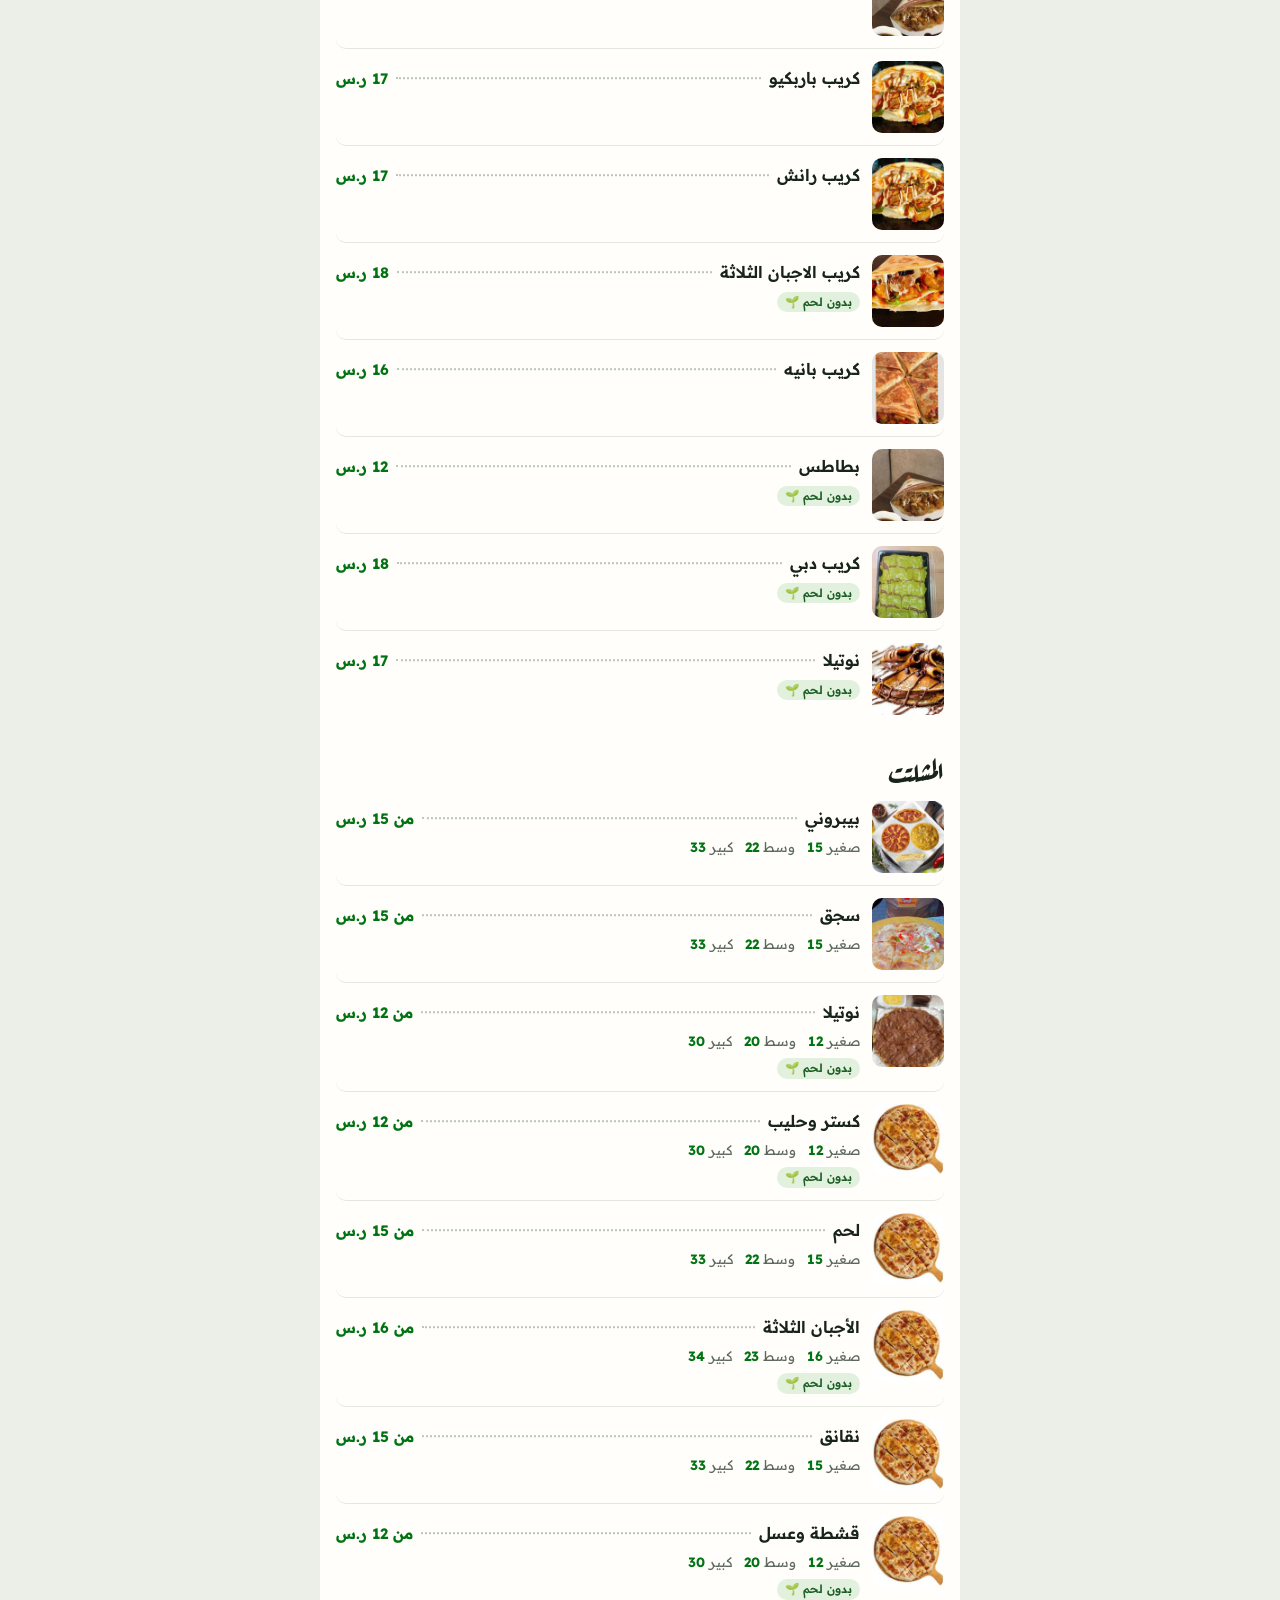
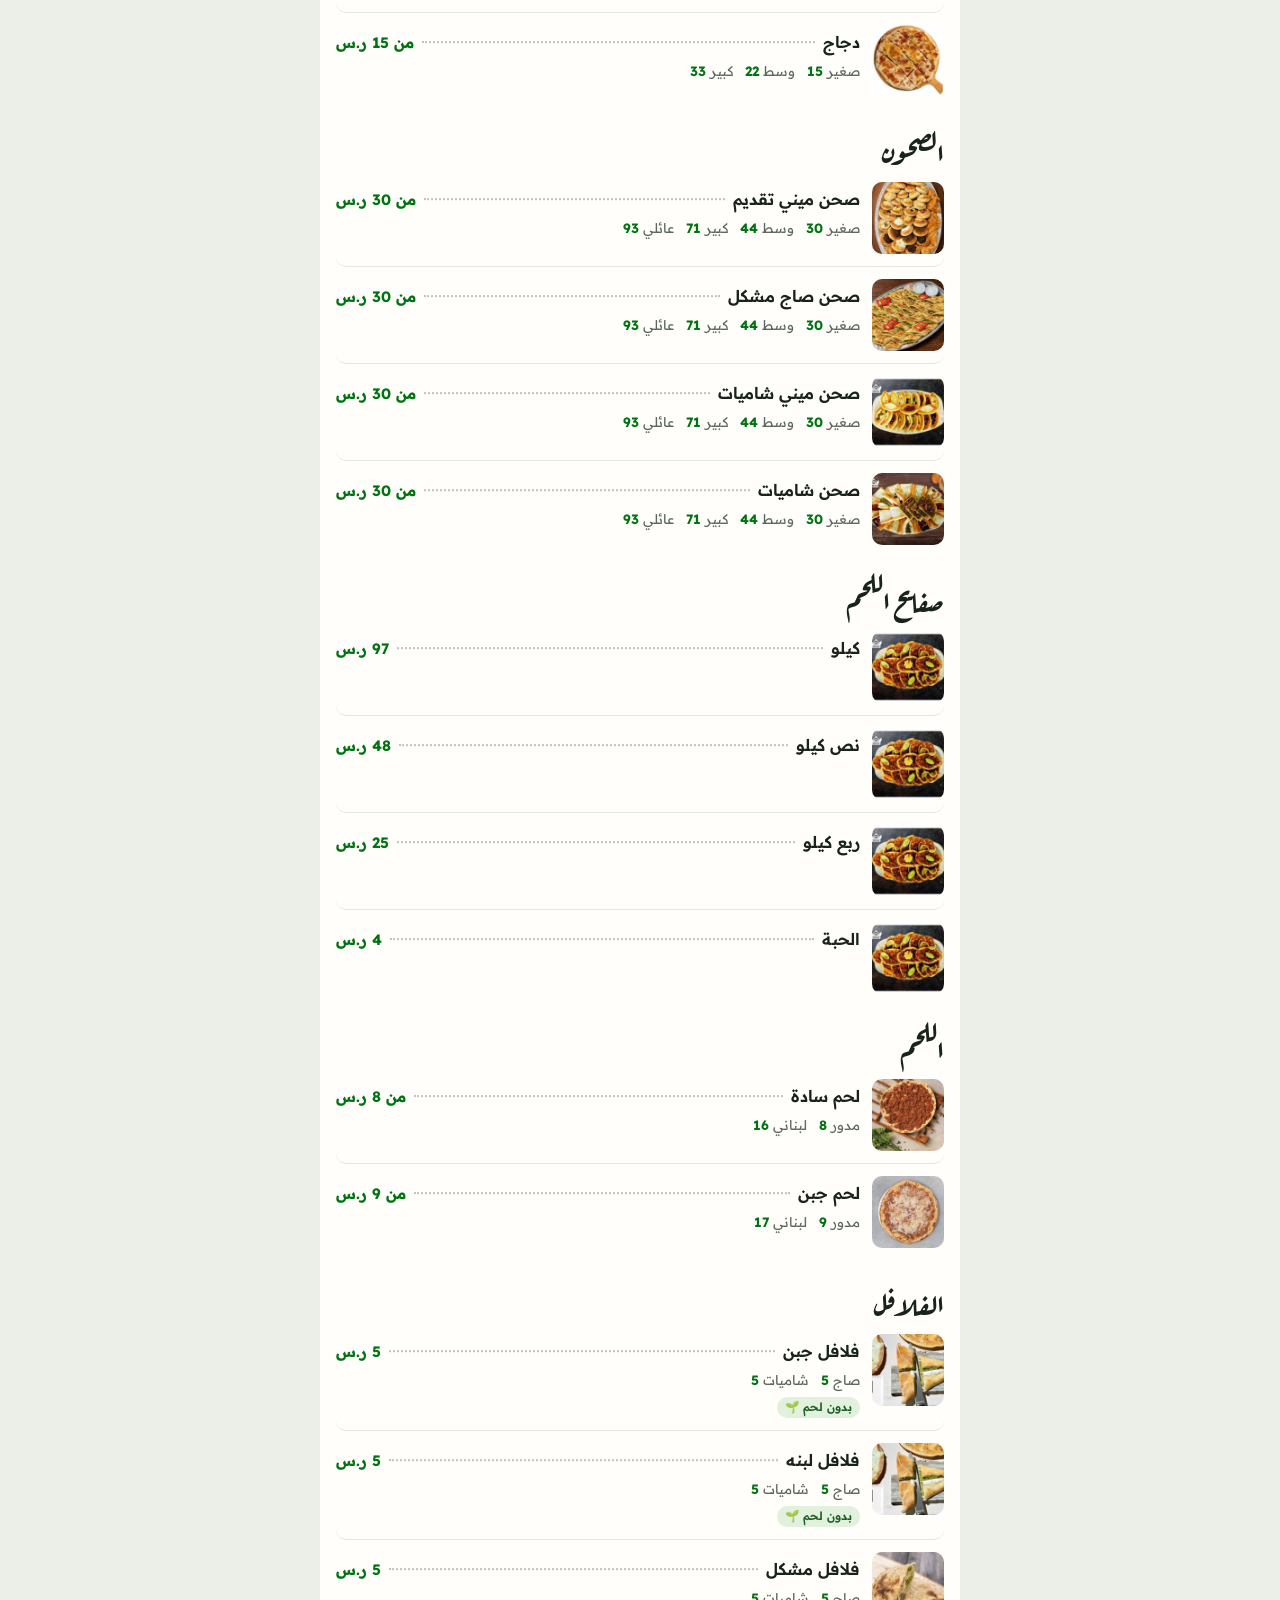
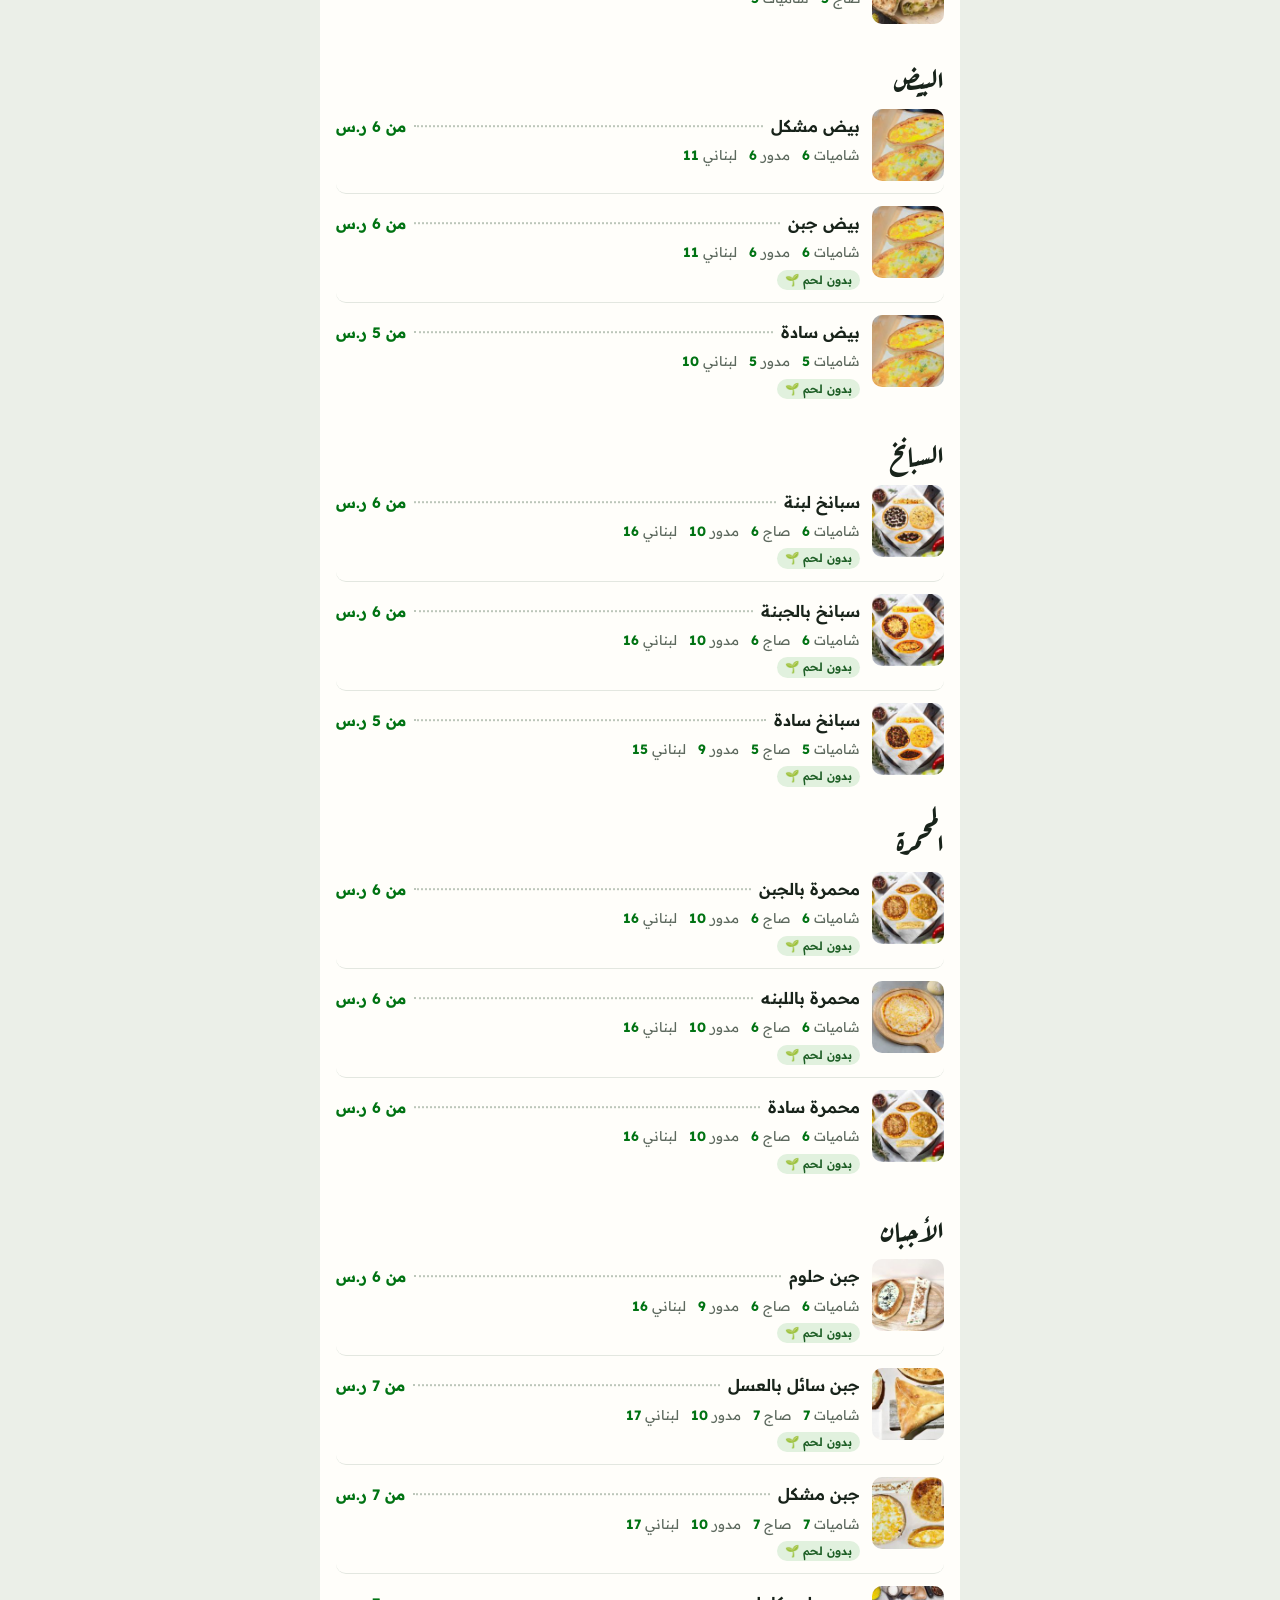
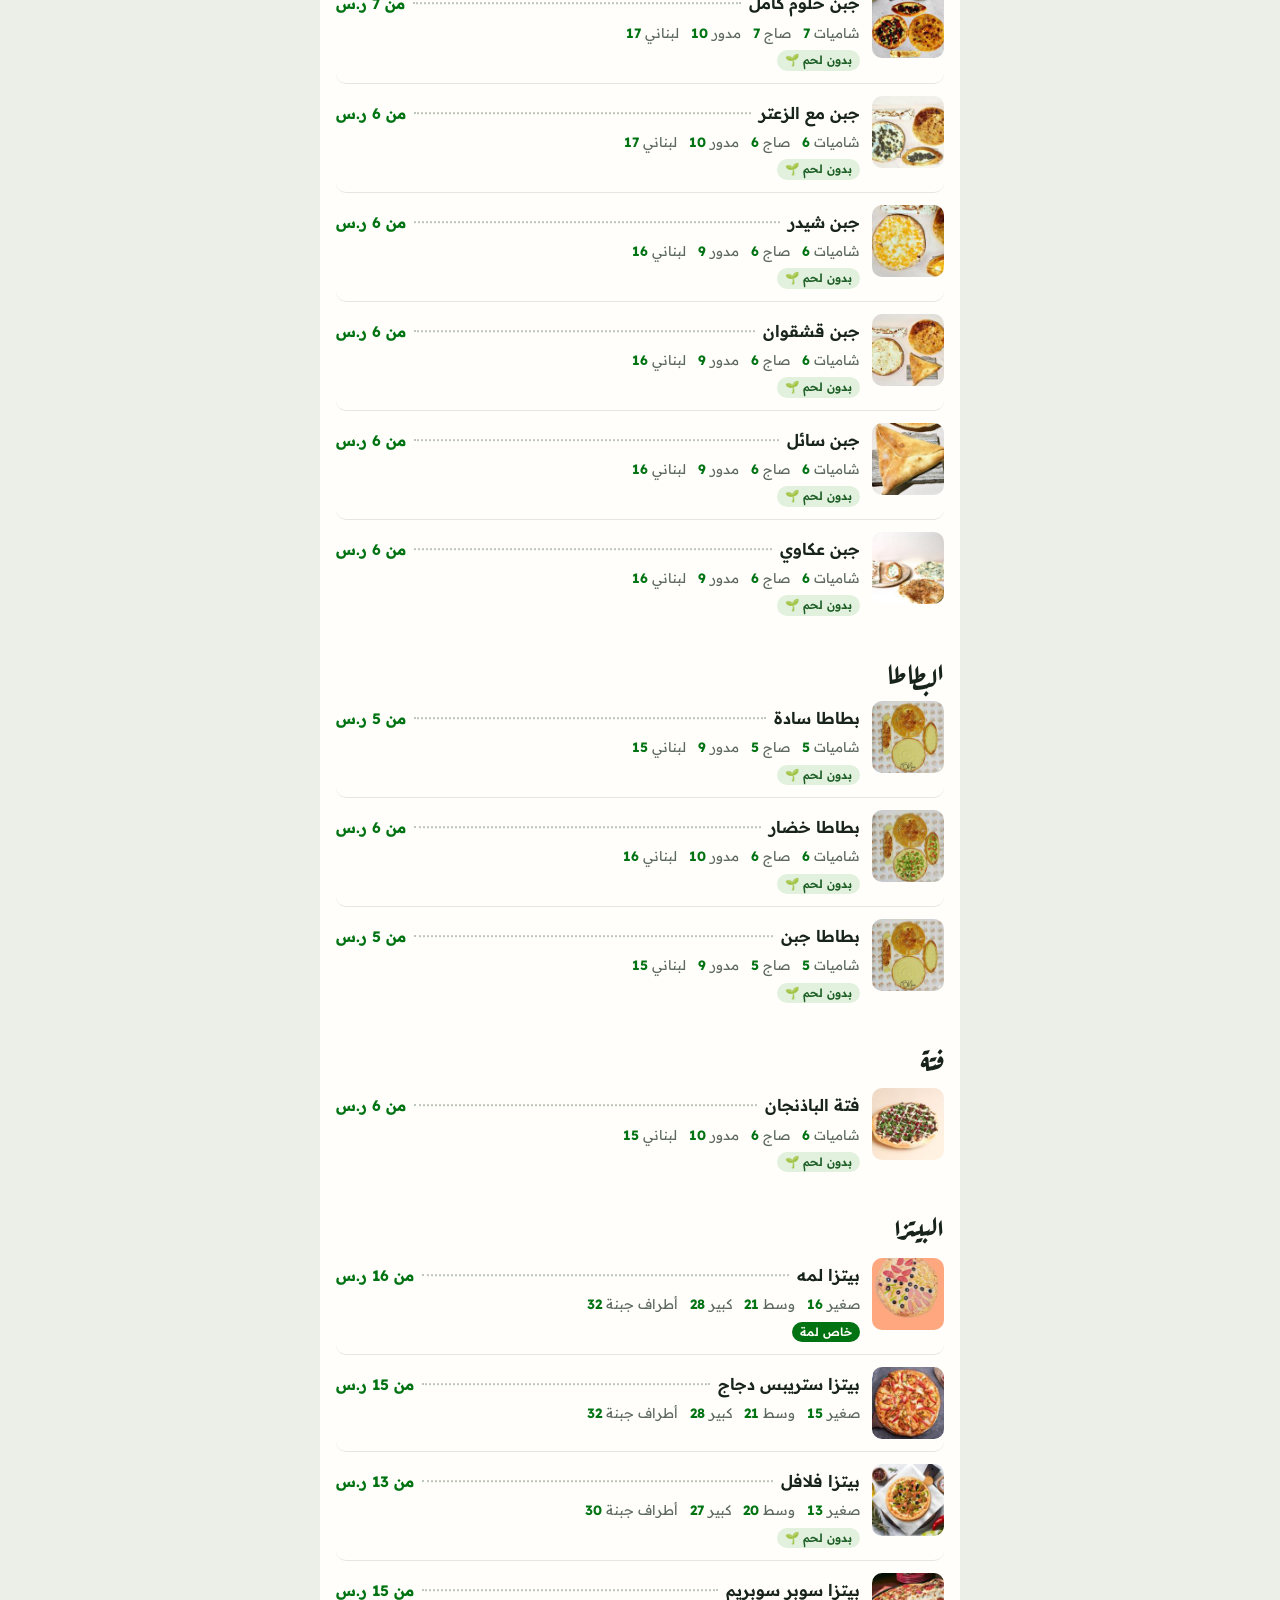
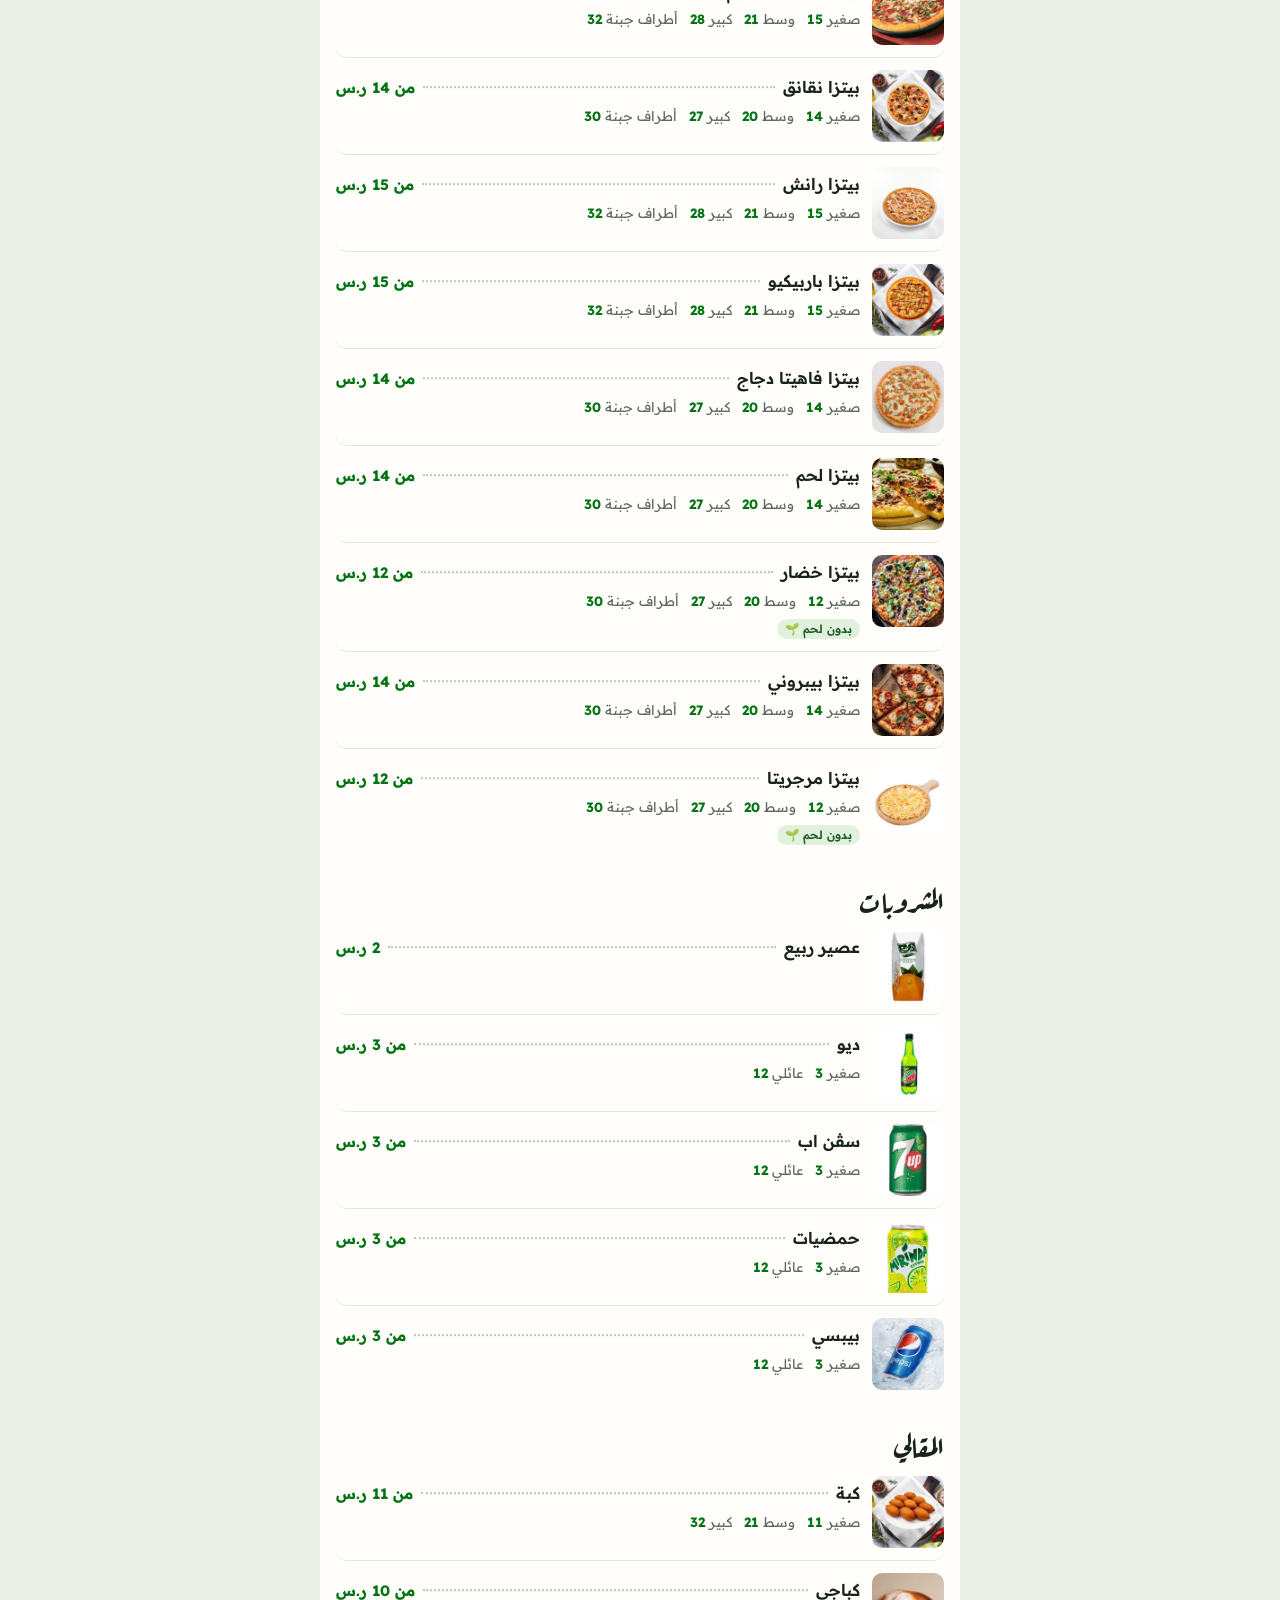
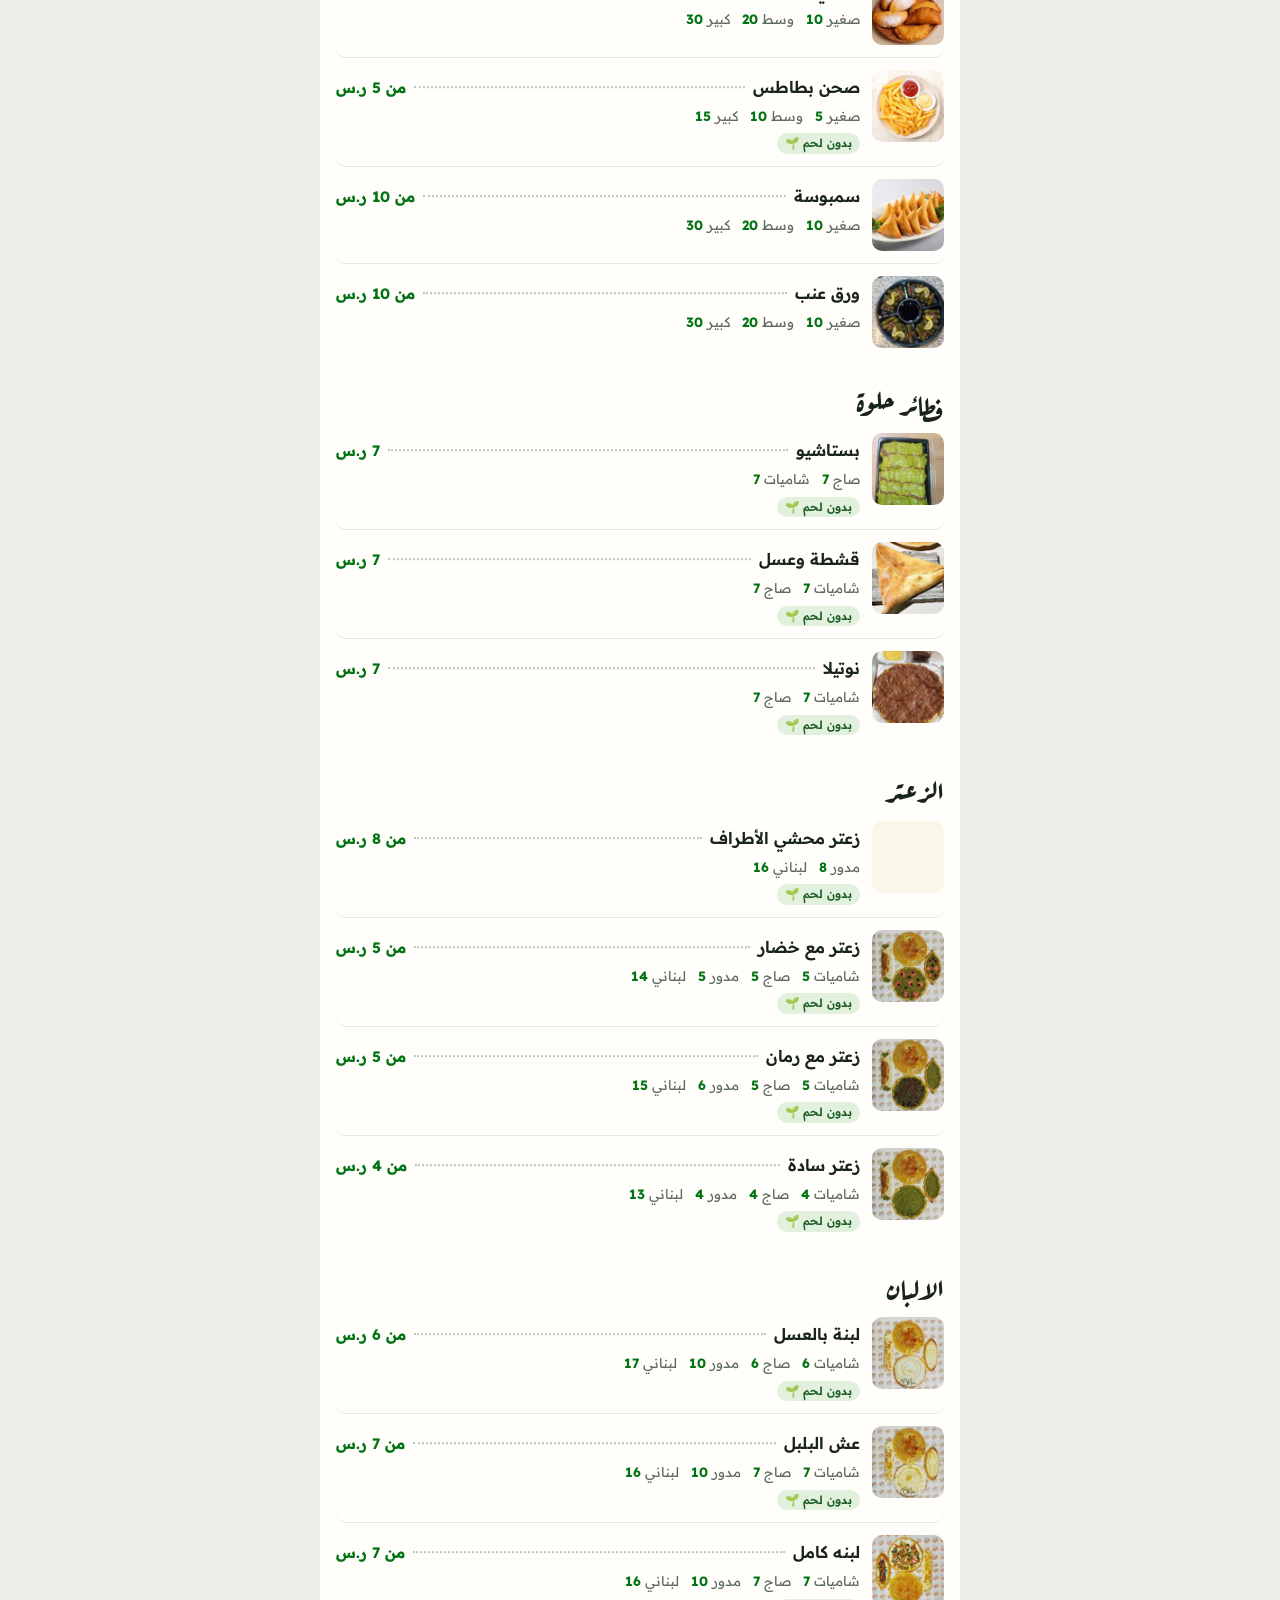
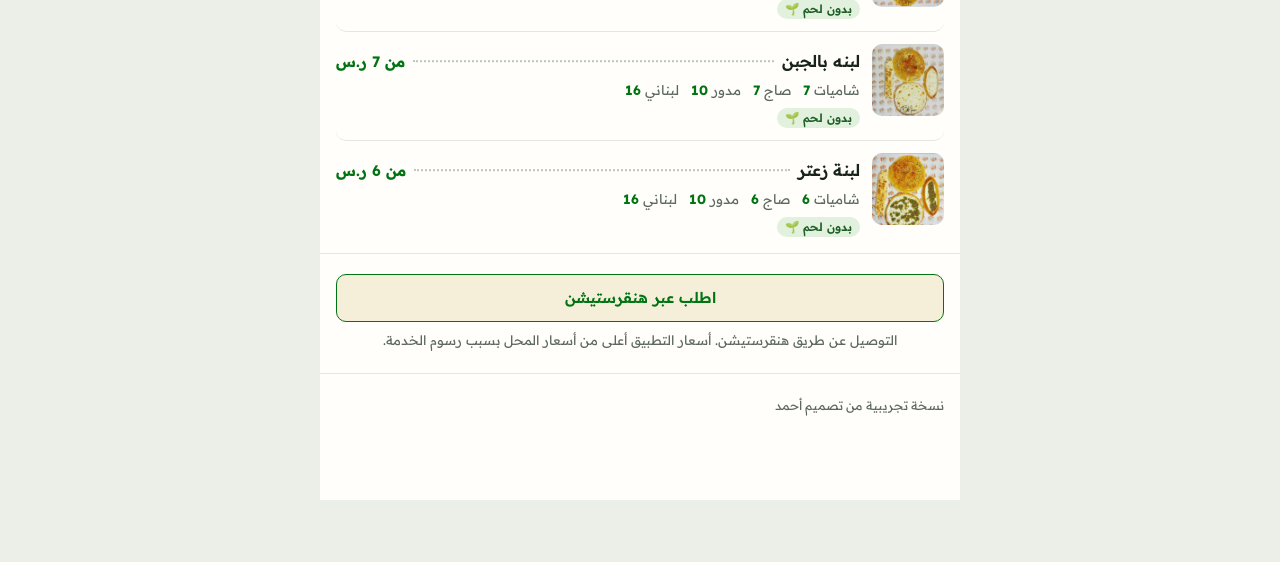
<file: menu.html>
<!doctype html>
<html lang="ar" dir="rtl">
<head>
<meta charset="utf-8">
<meta name="viewport" content="width=device-width, initial-scale=1, viewport-fit=cover">
<meta name="theme-color" content="#017313">
<link rel="icon" type="image/png" href="assets/icon-48.png">
<link rel="apple-touch-icon" href="assets/icon-180.png">
<meta name="description" content="منيو فطائر لمة في النعيرية: فطائر على الشاميات والصاج، مشلتت، كريب وبيتزا. مفتوح 24 ساعة.">
<meta property="og:type" content="website">
<meta property="og:site_name" content="فطائر لمة">
<meta property="og:locale" content="ar_SA">
<meta property="og:title" content="المنيو · فطائر لمة">
<meta property="og:description" content="منيو فطائر لمة في النعيرية: فطائر على الشاميات والصاج، مشلتت، كريب وبيتزا. مفتوح 24 ساعة.">
<meta property="og:url" content="https://bloxforlife.github.io/lammah-pie/menu">
<meta property="og:image" content="https://bloxforlife.github.io/lammah-pie/assets/og.jpg">
<meta property="og:image:width" content="1200">
<meta property="og:image:height" content="630">
<meta name="twitter:card" content="summary_large_image">
<link rel="manifest" href="manifest.webmanifest">
<script>try{var t=localStorage.getItem("lamma-theme");if(t==="dark"||t==="light")document.documentElement.setAttribute("data-theme",t)}catch(e){}</script>
<title>المنيو · فطائر لمة</title>
<link rel="preconnect" href="https://fonts.googleapis.com">
<link rel="preconnect" href="https://fonts.gstatic.com" crossorigin>
<link rel="stylesheet" href="https://fonts.googleapis.com/css2?family=Aref+Ruqaa:wght@400;700&family=Readex+Pro:wght@400;500;600;700&display=swap">
<link rel="stylesheet" href="assets/style.css?v=202611061530">
</head>
<body data-page="menu">
<div class="app">
  <div class="demo pad" data-t="demo"></div>
  <header class="topbar"><div class="topbar-inner pad"><h1 data-t="navMenu"></h1><div class="head-btns"><button class="theme-btn" type="button" data-theme-btn><svg class="moon" viewBox="0 0 24 24" aria-hidden="true"><path d="M20 14.5A8 8 0 0 1 9.5 4a8 8 0 1 0 10.5 10.5z"/></svg><svg class="sun" viewBox="0 0 24 24" aria-hidden="true"><circle cx="12" cy="12" r="4"/><path d="M12 2v2M12 20v2M4.9 4.9l1.4 1.4M17.7 17.7l1.4 1.4M2 12h2M20 12h2M4.9 19.1l1.4-1.4M17.7 6.3l1.4-1.4"/></svg></button><button class="lang-btn" type="button" data-lang data-t="langBtn"></button></div></div></header>

  <div class="search pad"><input id="search" type="search" autocomplete="off" data-ph="searchPh"></div>
  <div class="filters pad" id="filters" role="group"></div>
  <nav class="tabs" aria-label="Categories"><div class="tabs-inner pad" id="tabsInner"></div></nav>
  <div id="menu"></div>

  <section class="hs-block pad">
    <a class="btn btn-cream" data-hs href="#" target="_blank" rel="noopener" data-t="orderHS"></a>
    <p class="hs-note" data-t="orderHSNote"></p>
  </section>

  <p class="foot pad" data-t="footer"></p>
</div>


<nav class="bnav" aria-label="Main">
  <div class="bnav-inner">
    <a href="./" data-nav="home"><svg viewBox="0 0 24 24" aria-hidden="true"><path d="M3.5 10.5 12 3.5l8.5 7V20a1 1 0 0 1-1 1H15v-6H9v6H4.5a1 1 0 0 1-1-1z"/></svg><span data-t="navHome"></span></a>
    <a href="menu" data-nav="menu"><svg viewBox="0 0 24 24" aria-hidden="true"><path d="M5 5h14M5 10h14M5 15h14M5 20h9"/></svg><span data-t="navMenu"></span></a>
    <a href="info" data-nav="info"><svg viewBox="0 0 24 24" aria-hidden="true"><circle cx="12" cy="12" r="9"/><path d="M12 11v5.5M12 7.8v.2"/></svg><span data-t="navInfo"></span></a>
  </div>
</nav>
<script src="assets/app.js?v=202611061530"></script>
</body>
</html>
</file>
<file: assets/style.css>
/* Direction: the shop sign. The hero is Lamma's own colors (their logo green, cream lettering,
   a painted double frame). Menus and hours read like a printed menu board: name, dotted leader, price.
   Everything else stays quiet: paper-white, green-grey ink, thin rules. A soft dark mode follows the phone's
   setting (or the moon button); it stays green-grey, never black. */
:root{
  --page:#EBEFE8;
  --paper:#FFFEFA;
  --ink:#18231A;
  --muted:#5D695E;
  --line:#E3E7E0;
  --leader:#BCC6BA;
  --sign:#017313;
  --sign-soft:#DCE9D6;
  --cream:#F5EFD9;
  --cream-tint:#FAF6E8;
  --cream-ink:#5C4A1A;
  --on-dark:#FFFFFF;
  --open:#1E7F3C;
  --accent:#017313;
  --hs-bg:#F5EFD9;
  --shade:rgba(10,20,12,.45);
  --nav-h:62px;
  --script:"Aref Ruqaa","Readex Pro",serif;
  --sans:"Readex Pro",system-ui,-apple-system,"Segoe UI",Tahoma,sans-serif;
  color-scheme:light;
}
@media (prefers-color-scheme:dark){
  :root:not([data-theme="light"]){
  --page:#1A201B;
  --paper:#222923;
  --ink:#E8EDE5;
  --muted:#A3AFA2;
  --line:#323B33;
  --leader:#4B574C;
  --sign-soft:#CFE2C9;
  --cream-tint:#2A3229;
  --cream-ink:#E2D6AC;
  --open:#6CC57A;
  --accent:#7FCB8A;
  --hs-bg:#2A3229;
  --shade:rgba(0,0,0,.6);
  color-scheme:dark;
  }
}
:root[data-theme="dark"]{
  --page:#1A201B;
  --paper:#222923;
  --ink:#E8EDE5;
  --muted:#A3AFA2;
  --line:#323B33;
  --leader:#4B574C;
  --sign-soft:#CFE2C9;
  --cream-tint:#2A3229;
  --cream-ink:#E2D6AC;
  --open:#6CC57A;
  --accent:#7FCB8A;
  --hs-bg:#2A3229;
  --shade:rgba(0,0,0,.6);
  color-scheme:dark;
}
*{box-sizing:border-box}
[hidden]{display:none!important}
html{-webkit-text-size-adjust:100%}
body{margin:0;background:var(--page);color:var(--ink);font-family:var(--sans);font-size:15px;line-height:1.6;-webkit-font-smoothing:antialiased;
  padding-bottom:calc(var(--nav-h) + env(safe-area-inset-bottom,0px))}
h1,h2,h3,p{margin:0}
a{color:inherit}
button,input,textarea{font:inherit;color:inherit}
button{cursor:pointer}
:focus-visible{outline:2px solid var(--accent);outline-offset:2px}
.sign :focus-visible,.topbar :focus-visible{outline-color:var(--cream)}
.app{max-width:640px;margin-inline:auto;background:var(--paper);min-height:100vh}
.pad{padding-left:max(16px,env(safe-area-inset-left,0px));padding-right:max(16px,env(safe-area-inset-right,0px))}

.demo{background:var(--page);color:var(--muted);font-size:.78rem;text-align:center;padding-block:6px}
.foot{color:var(--muted);font-size:.78rem;padding-block:22px 28px;border-top:1px solid var(--line)}

/* Menu-board leader: name ........ price */
.lead{display:flex;align-items:baseline;gap:8px;min-width:0}
.lead .dots{flex:1;min-width:14px;border-bottom:2px dotted var(--leader);transform:translateY(-.32em)}
.price{font-weight:700;color:var(--accent);white-space:nowrap;font-variant-numeric:tabular-nums}

/* Buttons */
.btn{display:flex;align-items:center;justify-content:center;border:0;border-radius:10px;padding:13px 16px;font-weight:600;text-decoration:none;line-height:1.3;text-align:center}
.btn-primary{background:var(--sign);color:var(--on-dark)}
.btn-outline{background:var(--paper);color:var(--ink);border:1.5px solid var(--line)}
.btn-cream{background:var(--hs-bg);color:var(--accent);border:1.5px solid var(--accent)}
.lang-btn{border:1px solid rgba(255,255,255,.4);background:transparent;color:var(--on-dark);border-radius:999px;padding:5px 13px;font-weight:600;font-size:.82rem}

/* Home: the shop sign */
.sign{background:var(--sign);color:var(--on-dark);padding-top:calc(env(safe-area-inset-top,0px) + 12px);padding-bottom:22px}
.sign-top{display:flex;justify-content:flex-end}
.board{margin:12px 6px 0;border:2px solid var(--cream);border-radius:6px;outline:1px solid rgba(245,239,217,.5);outline-offset:5px;padding:16px 12px 20px;text-align:center}
.brand{margin:0;display:flex;flex-direction:column;align-items:center;gap:6px}
.logo{display:block;width:min(240px,62vw);height:auto}
.brand-name{font-family:var(--script);font-weight:700;color:var(--cream);font-size:1.9rem;line-height:1.3}
html[lang="ar"] .brand-name{position:absolute;width:1px;height:1px;overflow:hidden;clip:rect(0 0 0 0);white-space:nowrap}
.tagline{color:var(--sign-soft);font-size:1rem;margin-top:2px}
.sign-status{display:flex;justify-content:center;align-items:center;gap:8px;margin-top:18px;font-size:.92rem;font-weight:500;color:var(--sign-soft)}
.sign-status .dot{width:9px;height:9px;border-radius:50%;background:var(--sign-soft);opacity:.6}
.sign-status.is-open{color:var(--on-dark)}
.sign-status.is-open .dot{background:var(--cream);opacity:1;box-shadow:0 0 0 4px rgba(245,239,217,.25)}

.home-actions{display:grid;grid-template-columns:1fr 1fr;gap:10px;padding-block:16px}
.home-actions .span-2{grid-column:1 / -1}

.feature{background:var(--cream-tint);padding-block:22px 24px}
.feature-top{display:flex;align-items:center;gap:14px}
.feat-img{width:96px;height:96px;border-radius:12px;object-fit:cover;flex:0 0 auto;background:var(--paper)}
.feat-text{min-width:0}
.feature h2{font-family:var(--script);font-weight:700;font-size:2.1rem;line-height:1.3}
.price-lg{font-size:1.35rem;font-weight:700;color:var(--accent);font-variant-numeric:tabular-nums;white-space:nowrap}
.feature p{max-width:42ch}
.feature-note{color:var(--cream-ink);font-size:.86rem;margin-top:4px}
.feature-link{margin-top:16px}

.sec{padding-block:22px 10px;border-top:1px solid var(--line)}
.sec-h{font-family:var(--script);font-weight:700;font-size:1.75rem;line-height:1.3;margin-bottom:4px}
.cat-row{display:block;padding-block:14px;border-bottom:1px solid var(--line);text-decoration:none}
.cat-row:last-child{border-bottom:0}
.cat-row strong{font-weight:600;font-size:1.05rem}
.cat-row .meta{color:var(--muted);font-size:.88rem;white-space:nowrap}
.visit-row{padding-block:12px;border-bottom:1px solid var(--line)}
.visit-row:last-child{border-bottom:0}
.visit-row .k{color:var(--muted)}
.visit-row .v{font-weight:600;text-align:end}

/* Inner-page header: a strip of the sign */
.topbar{position:sticky;top:0;z-index:15;background:var(--sign);color:var(--on-dark);padding-top:env(safe-area-inset-top,0px)}
.topbar-inner{height:58px;display:flex;align-items:center;justify-content:space-between;gap:12px}
.topbar h1{font-family:var(--script);font-weight:700;color:var(--cream);font-size:1.8rem;line-height:1}

/* Menu */
.search{padding-block:14px 10px}
.search input{width:100%;border:1.5px solid var(--line);background:var(--paper);border-radius:10px;padding:11px 14px;font-size:.95rem}
.search input::placeholder{color:var(--muted)}
.tabs{position:sticky;top:calc(58px + env(safe-area-inset-top,0px));z-index:12;background:var(--paper);border-bottom:1px solid var(--line)}
.tabs-inner{display:flex;gap:4px;overflow-x:auto;scrollbar-width:none}
.tabs-inner::-webkit-scrollbar{display:none}
.tab{flex:0 0 auto;border:0;background:none;padding:13px 9px 10px;font-weight:600;font-size:.92rem;color:var(--muted);border-bottom:3px solid transparent;white-space:nowrap}
.tab[aria-current="true"]{color:var(--accent);border-bottom-color:var(--accent)}
.menu-section{padding-block:20px 4px;scroll-margin-top:calc(108px + env(safe-area-inset-top,0px))}
.menu-section h2{font-family:var(--script);font-weight:700;font-size:1.8rem;line-height:1.3}
.item{display:flex;gap:12px;align-items:flex-start;padding-block:12px;border-bottom:1px solid var(--line)}
.item-body{flex:1;min-width:0;padding-top:4px}
.thumb{display:block;width:72px;height:72px;border-radius:10px;object-fit:cover;flex:0 0 auto;background:var(--cream-tint)}
.sizes{list-style:none;margin:6px 0 0;padding:0;display:flex;flex-wrap:wrap;gap:4px 12px;font-size:.84rem;color:var(--muted)}
.sizes b{color:var(--accent);font-weight:700;font-variant-numeric:tabular-nums}
.item:last-child{border-bottom:0}
.item h3{font-size:1.02rem;font-weight:600;display:inline-flex;align-items:center;gap:6px;flex-wrap:wrap}
.empty{color:var(--muted);text-align:center;padding-block:36px}
.hs-block{padding-block:20px 22px;border-top:1px solid var(--line)}
.hs-note{color:var(--muted);font-size:.82rem;text-align:center;margin-top:8px}
.home-actions .hs-note{margin-top:-4px}



/* Info */
.sub-h{display:block;font-family:var(--script);font-weight:700;font-size:1.5rem;line-height:1.3;margin-bottom:10px}
.status-line{display:flex;align-items:center;gap:8px;font-weight:600;padding:14px 16px;background:var(--cream-tint);border-radius:10px;margin-block:16px}
.status-line .dot{width:9px;height:9px;border-radius:50%;background:var(--muted)}
.status-line.is-open .dot{background:var(--open)}
.hours{list-style:none;margin:0;padding:0}
.hours li{padding-block:11px;border-bottom:1px solid var(--line);font-variant-numeric:tabular-nums}
.hours li:last-child{border-bottom:0}
.hours li.today{font-weight:700}
.today-tag{font-size:.72rem;font-weight:600;background:var(--sign);color:var(--cream);padding:1px 7px;border-radius:4px;margin-inline-start:6px}
.kv-row{padding-block:11px;border-bottom:1px solid var(--line)}
.kv-row:last-child{border-bottom:0}
.kv-row .k{color:var(--muted)}
.kv-row .v{font-weight:600;text-align:end}
.kv-row .v a,.visit-row .v a{color:var(--accent);text-underline-offset:3px}
.about{max-width:60ch}
.info-sec{padding-block:20px 10px;border-top:1px solid var(--line)}

/* Bottom tab bar */
.bnav{position:fixed;left:0;right:0;bottom:0;z-index:25;background:var(--paper);border-top:1px solid var(--line);
  padding-bottom:env(safe-area-inset-bottom,0px);padding-left:env(safe-area-inset-left,0px);padding-right:env(safe-area-inset-right,0px)}
.bnav-inner{max-width:640px;margin-inline:auto;display:grid;grid-template-columns:repeat(3,1fr);height:var(--nav-h)}
.bnav a{position:relative;display:flex;flex-direction:column;align-items:center;justify-content:center;gap:3px;color:var(--muted);text-decoration:none;font-size:.74rem;font-weight:600}
.bnav svg{width:23px;height:23px;fill:none;stroke:currentColor;stroke-width:1.8;stroke-linecap:round;stroke-linejoin:round}
.bnav a[aria-current="page"]{color:var(--accent)}
.bnav a[aria-current="page"]::before{content:"";position:absolute;top:0;inset-inline:30%;height:3px;border-radius:0 0 3px 3px;background:var(--accent)}

@media (prefers-reduced-motion:no-preference){
  html{scroll-behavior:smooth}
}

/* Theme button (sits next to the language button) */
.head-btns{display:flex;gap:8px;align-items:center}
.theme-btn{display:inline-flex;align-items:center;justify-content:center;width:34px;height:34px;border-radius:999px;border:1px solid rgba(255,255,255,.4);background:transparent;color:var(--on-dark);padding:0}
.theme-btn svg{width:17px;height:17px;fill:none;stroke:currentColor;stroke-width:2;stroke-linecap:round;stroke-linejoin:round}
.theme-btn .sun{display:none}
:root[data-theme="dark"] .theme-btn .sun{display:block}
:root[data-theme="dark"] .theme-btn .moon{display:none}
@media (prefers-color-scheme:dark){
  :root:not([data-theme="light"]) .theme-btn .sun{display:block}
  :root:not([data-theme="light"]) .theme-btn .moon{display:none}
}

/* Offers banner (off until the shop gives a real offer) */
.offer{background:var(--cream-tint);color:var(--cream-ink);font-weight:600;font-size:.9rem;text-align:center;padding-block:10px;border-bottom:1px solid var(--line)}

/* Directions button */
.dir-btn{margin-block:6px 14px}

/* Menu filters */
.filters{display:flex;gap:8px;overflow-x:auto;scrollbar-width:none;padding-block:0 10px}
.filters::-webkit-scrollbar{display:none}
.chip{flex:0 0 auto;border:1.5px solid var(--line);background:var(--paper);color:var(--ink);border-radius:999px;padding:6px 13px;font-size:.85rem;font-weight:600;white-space:nowrap}
.chip[aria-pressed="true"]{background:var(--accent);border-color:var(--accent);color:var(--paper)}

/* Item tags */
.tags{display:flex;flex-wrap:wrap;gap:5px;margin-top:6px}
.tag{font-size:.72rem;font-weight:600;padding:1px 8px;border-radius:999px;background:var(--cream-tint);color:var(--cream-ink);white-space:nowrap}
.tag-hot{background:#FBE4DE;color:#8A2A12}
.tag-veg{background:#E1F1DE;color:#1D5E25}
.tag-sig{background:var(--accent);color:var(--paper)}
:root[data-theme="dark"] .tag-hot{background:#4A2A22;color:#F6C9BC}
:root[data-theme="dark"] .tag-veg{background:#24402A;color:#BFE6C4}
@media (prefers-color-scheme:dark){
  :root:not([data-theme="light"]) .tag-hot{background:#4A2A22;color:#F6C9BC}
  :root:not([data-theme="light"]) .tag-veg{background:#24402A;color:#BFE6C4}
}

/* Tappable menu rows */
.item[data-open]{cursor:pointer;border-radius:10px;transition:background-color .15s}
.item[data-open]:hover{background:var(--cream-tint)}
.item[data-open]:focus-visible{outline-offset:-2px}

/* Item sheet */
.sheet-wrap{position:fixed;inset:0;z-index:40;display:flex;align-items:flex-end;justify-content:center;background:var(--shade)}
.sheet{width:100%;max-width:640px;max-height:92vh;overflow-y:auto;background:var(--paper);color:var(--ink);border-radius:18px 18px 0 0;padding-bottom:calc(18px + env(safe-area-inset-bottom,0px));box-shadow:0 -8px 30px rgba(0,0,0,.2)}
.sheet-photo{display:block;width:100%;aspect-ratio:4/3;object-fit:cover;background:var(--cream-tint);border-radius:18px 18px 0 0}
.sheet-close{position:absolute;margin:10px;top:0;inset-inline-end:0;width:38px;height:38px;border-radius:999px;border:0;background:rgba(0,0,0,.55);color:#fff;font-size:1.2rem;line-height:1}
.sheet-head{position:relative}
.sheet-body{padding:14px 16px 0}
.sheet-body h2{font-family:var(--script);font-weight:700;font-size:1.9rem;line-height:1.3}
.sheet-sub{color:var(--muted);font-size:.86rem}
.sheet-kcal{color:var(--muted);font-size:.8rem;margin-top:6px}
.sheet-label{font-weight:600;font-size:.9rem;margin:16px 0 8px}
.opts{display:flex;flex-wrap:wrap;gap:8px}
.opt{border:1.5px solid var(--line);background:var(--paper);color:var(--ink);border-radius:10px;padding:8px 12px;font-weight:600;font-size:.9rem;text-align:center;min-width:76px}
.opt small{display:block;color:var(--accent);font-weight:700}
.opt[aria-pressed="true"]{border-color:var(--accent);box-shadow:inset 0 0 0 1px var(--accent);background:var(--cream-tint)}
.qty{display:flex;align-items:center;gap:14px}
.qty button{width:40px;height:40px;border-radius:999px;border:1.5px solid var(--line);background:var(--paper);font-size:1.3rem;line-height:1;font-weight:600}
.qty output{min-width:2ch;text-align:center;font-weight:700;font-size:1.1rem}
.sheet-total{display:flex;justify-content:space-between;align-items:baseline;margin:18px 0 10px;font-weight:600}
.sheet-total b{color:var(--accent);font-size:1.25rem;font-variant-numeric:tabular-nums}
.btn-wa{background:#1F7A3A;color:#fff;gap:8px}
.btn-wa svg{width:20px;height:20px;fill:none;stroke:currentColor;stroke-width:1.9;stroke-linecap:round;stroke-linejoin:round}
.sheet-note{color:var(--muted);font-size:.78rem;text-align:center;margin-top:8px}
html.no-scroll{overflow:hidden}

/* Floating contact button */
.fab{position:fixed;z-index:30;inset-inline-end:max(16px,calc((100vw - 640px)/2 + 16px));bottom:calc(var(--nav-h) + env(safe-area-inset-bottom,0px) + 14px);display:flex;flex-direction:column;align-items:flex-end;gap:10px}
.fab-main{width:54px;height:54px;border-radius:999px;border:0;background:var(--sign);color:var(--cream);display:flex;align-items:center;justify-content:center;box-shadow:0 6px 18px rgba(0,0,0,.25)}
.fab-main{transition:transform .12s,background-color .15s}
.fab-main:active{transform:scale(.92)}
.fab-main.is-open{background:var(--ink);color:var(--paper)}
.fab-main svg,.fab-opt svg{width:24px;height:24px;fill:none;stroke:currentColor;stroke-width:1.9;stroke-linecap:round;stroke-linejoin:round}
.fab-opts{display:flex;flex-direction:column;align-items:flex-end;gap:8px}
.fab-opt{display:flex;align-items:center;gap:8px;background:var(--paper);color:var(--ink);border:1px solid var(--line);border-radius:999px;padding:8px 14px 8px 12px;font-weight:600;font-size:.9rem;text-decoration:none;box-shadow:0 4px 14px rgba(0,0,0,.18)}
.fab-opt svg{width:20px;height:20px;color:var(--accent)}
.foot{padding-bottom:84px}

/* Private stats panel */
.stats h2{font-family:var(--script);font-weight:700;font-size:1.7rem;line-height:1.3}
.stats .kv-row{padding-block:9px}
.stats label{display:flex;gap:8px;align-items:center;font-size:.88rem;margin-top:14px}
.stats-note{color:var(--muted);font-size:.78rem;margin-top:10px}
</file>
